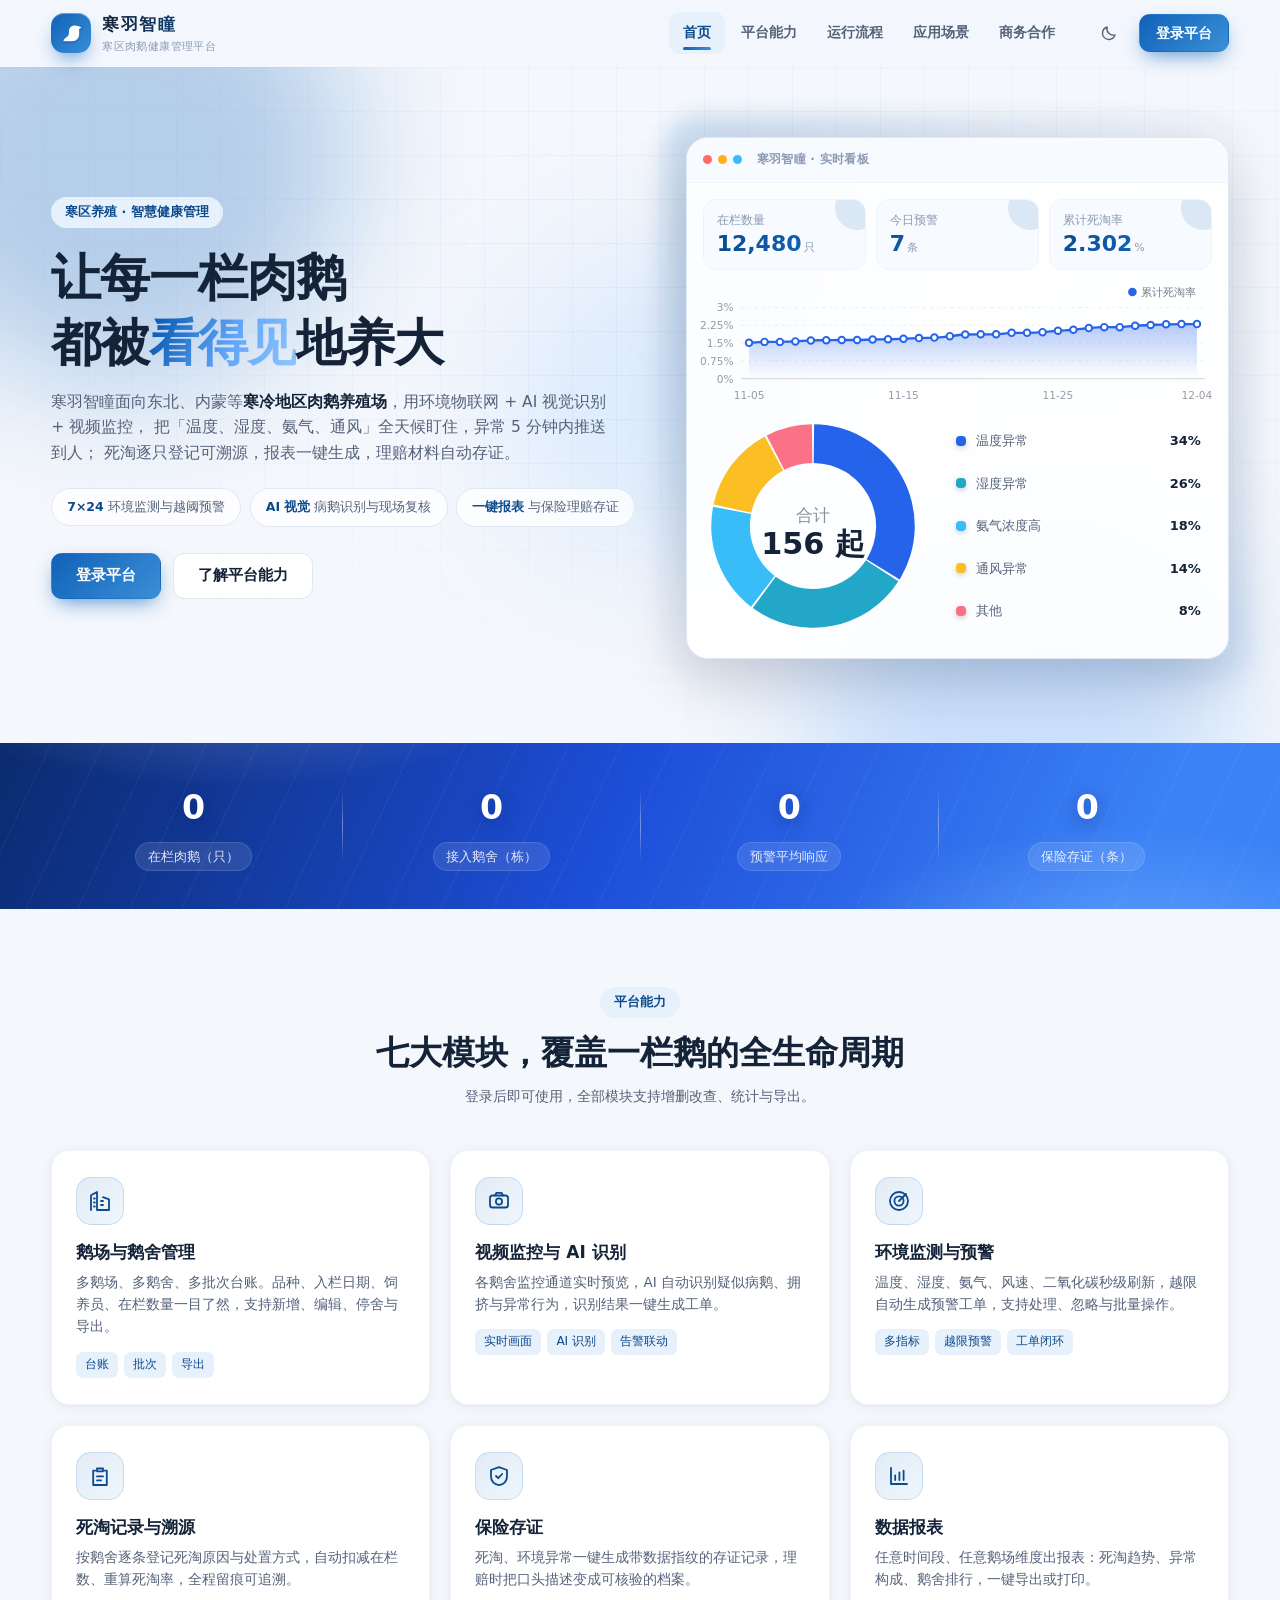
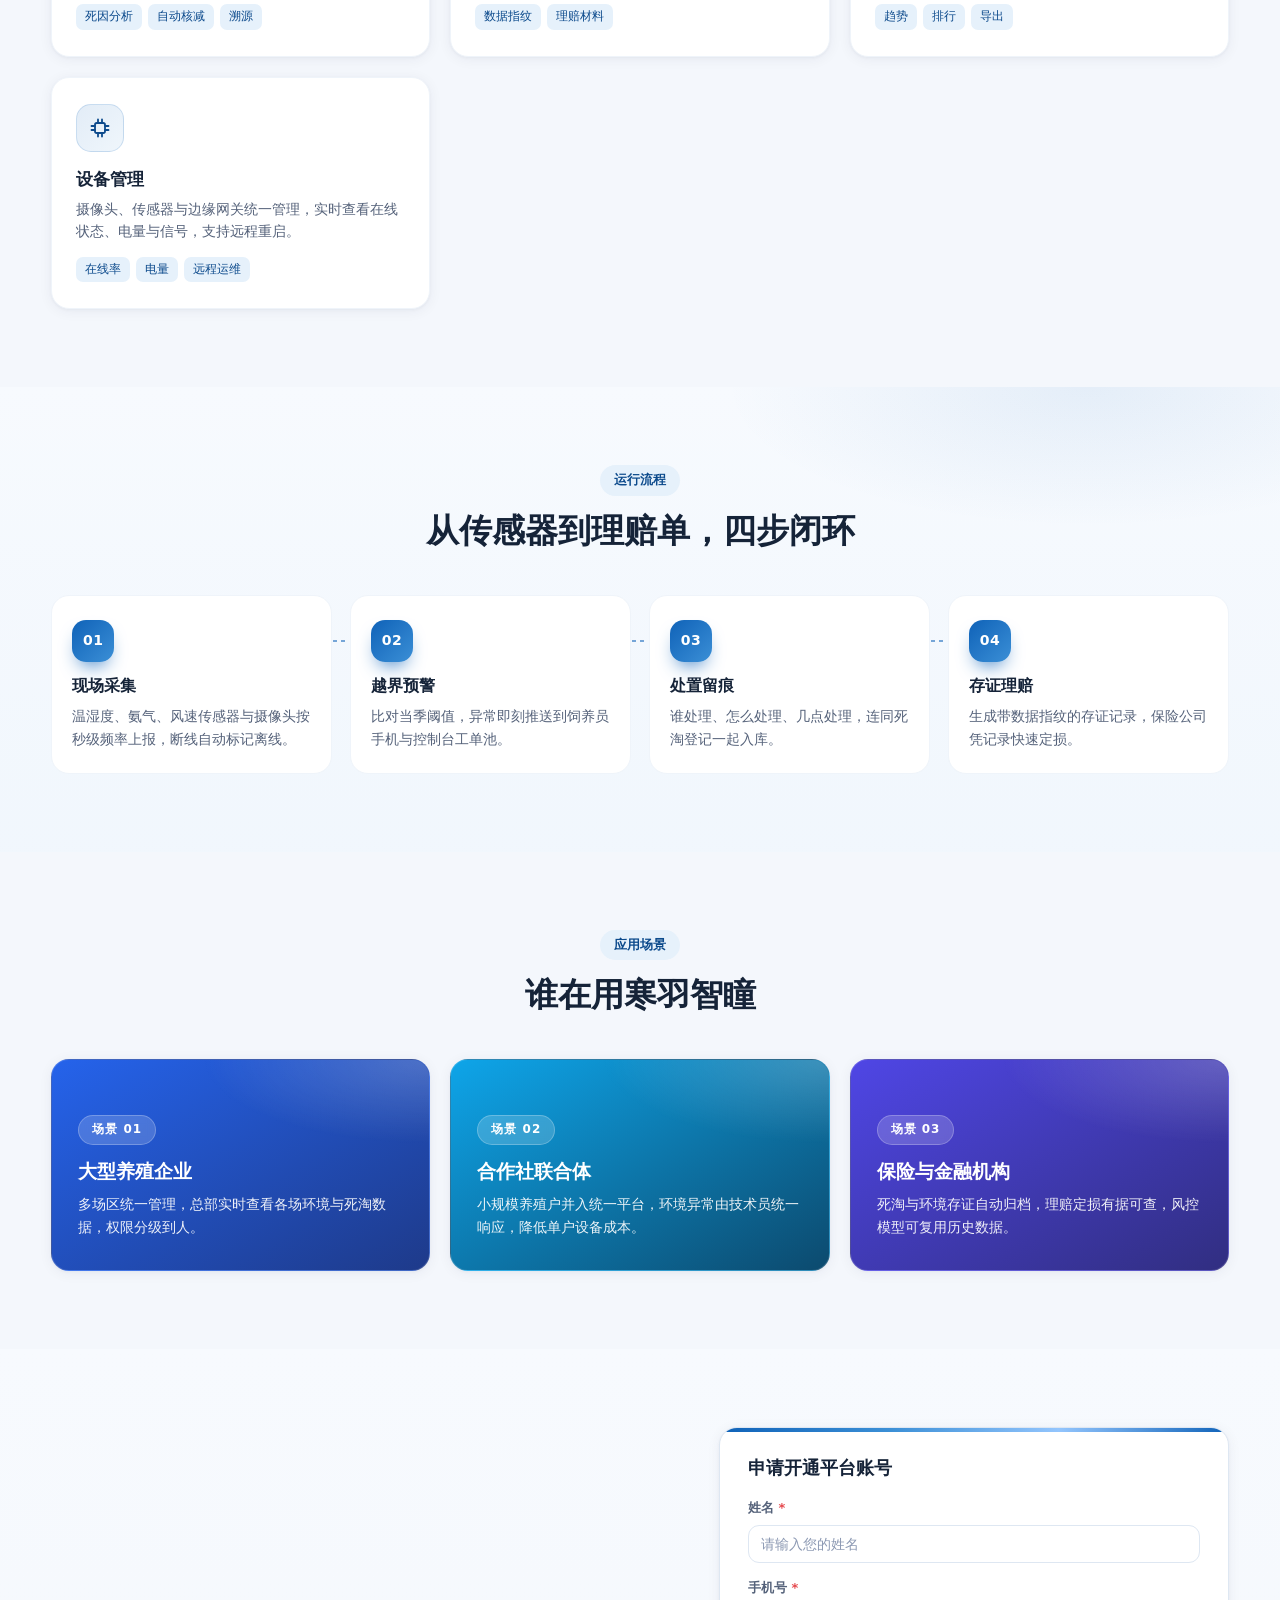
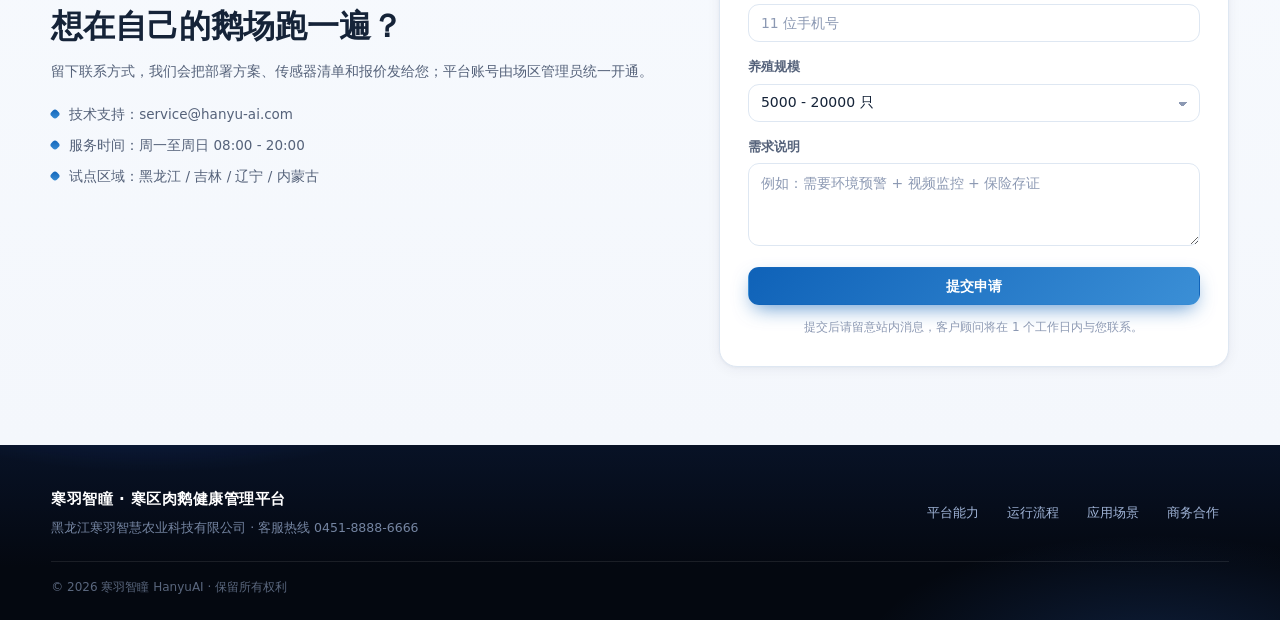
<file: index.html>
<!DOCTYPE html>
<html lang="zh-CN" data-theme="light" data-accent="blue">
<head>
<meta charset="UTF-8">
<meta name="viewport" content="width=device-width,initial-scale=1">
<title>寒羽智瞳 · 寒区肉鹅健康管理平台</title>
<meta name="description" content="寒羽智瞳是面向东北、内蒙寒冷地区肉鹅养殖的健康管理平台：环境物联网监测、死淘预警、溯源记录、数据报表与保险存证一体化。">
<link rel="icon" href="data:image/svg+xml,%3Csvg xmlns='http://www.w3.org/2000/svg' viewBox='0 0 32 32'%3E%3Ccircle cx='16' cy='16' r='16' fill='%232563EB'/%3E%3Cpath d='M21 7c-4 0-7 3-7 6.8V16c0 3.4-1.6 4.9-3.5 6.1C9 23 8 24.3 8 26h10c4.4 0 8-3.6 8-8V11l3-2-3.2-1.6C22.9 7.1 22 7 21 7z' fill='%23fff'/%3E%3C/svg%3E">
<link rel="stylesheet" href="assets/css/theme.css?v=15">
<link rel="stylesheet" href="assets/css/portal.css?v=15">
</head>
<body class="portal">

<a class="skip" href="#home">跳到主要内容</a>

<header class="site-hd" id="siteHd">
  <div class="wrap hd-inner">
    <a class="brand" href="#home" aria-label="寒羽智瞳首页">
      <span class="brand-mark" aria-hidden="true">
        <svg viewBox="0 0 32 32"><path d="M21 6c-4.3 0-7.8 3.3-7.8 7.4v2.2c0 3.5-1.7 5.1-3.7 6.3C7.2 23.2 6 24.9 6 27h12c4.9 0 8.9-4 8.9-8.9v-7.4l3.1-2-3.4-1.7C24.9 6.3 23 6 21 6z"/><circle cx="22.6" cy="11.2" r="1.25" fill="#fff"/></svg>
      </span>
      <span class="brand-txt"><b>寒羽智瞳</b><i>寒区肉鹅健康管理平台</i></span>
    </a>

    <nav class="site-nav" id="siteNav" aria-label="主导航">
      <a href="#home" class="on">首页</a>
      <a href="#ability">平台能力</a>
      <a href="#flow">运行流程</a>
      <a href="#scene">应用场景</a>
      <a href="#contact">商务合作</a>
    </nav>

    <div class="hd-act">
      <button class="btn btn-ghost sm" id="themeBtn" type="button" aria-label="切换深浅色"><span id="themeIco"></span></button>
      <button class="btn btn-primary" id="loginBtn" type="button">登录平台</button>
      <button class="btn btn-ghost sm only-m" id="menuBtn" type="button" aria-label="展开菜单" aria-expanded="false">≡</button>
    </div>
  </div>
</header>

<main>
  <!-- ============ Hero ============ -->
  <section class="hero" id="home">
    <div class="hero-bg" aria-hidden="true"><i></i><i></i><i></i></div>
    <div class="wrap hero-inner">
      <div class="hero-txt">
        <span class="pill">寒区养殖 · 智慧健康管理</span>
        <h1>让每一栏肉鹅<br>都被<em>看得见</em>地养大</h1>
        <p class="lead">
          寒羽智瞳面向东北、内蒙等<b>寒冷地区肉鹅养殖场</b>，用环境物联网 + AI 视觉识别 + 视频监控，
          把「温度、湿度、氨气、通风」全天候盯住，异常 5 分钟内推送到人；
          死淘逐只登记可溯源，报表一键生成，理赔材料自动存证。
        </p>
        <ul class="hero-pts">
          <li><b>7×24</b> 环境监测与越阈预警</li>
          <li><b>AI 视觉</b> 病鹅识别与现场复核</li>
          <li><b>一键报表</b> 与保险理赔存证</li>
        </ul>
        <div class="hero-act">
          <button class="btn btn-primary lg" id="heroLogin" type="button">登录平台</button>
          <a class="btn btn-line lg" href="#ability">了解平台能力</a>
        </div>
      </div>

      <div class="hero-demo" aria-label="平台数据预览">
        <div class="demo-win">
          <div class="demo-bar"><i></i><i></i><i></i><span>寒羽智瞳 · 实时看板</span></div>
          <div class="demo-kpi">
            <div><span>在栏数量</span><b id="pk1">0</b><i>只</i></div>
            <div><span>今日预警</span><b id="pk2">0</b><i>条</i></div>
            <div><span>累计死淘率</span><b id="pk3">0</b><i>%</i></div>
          </div>
          <div class="demo-chart" id="pChart"></div>
          <div class="demo-donut" id="pDonut"></div>
        </div>
      </div>
    </div>
  </section>

  <!-- ============ 数据条 ============ -->
  <section class="stats" aria-label="平台数据">
    <div class="wrap stats-in">
      <div><b class="cnt" data-to="12480">0</b><span>在栏肉鹅（只）</span></div>
      <div><b class="cnt" data-to="15">0</b><span>接入鹅舍（栋）</span></div>
      <div><b class="cnt" data-to="5" data-suffix=" 分钟">0</b><span>预警平均响应</span></div>
      <div><b class="cnt" data-to="128">0</b><span>保险存证（条）</span></div>
    </div>
  </section>

  <!-- ============ 能力 ============ -->
  <section class="sec" id="ability">
    <div class="wrap">
      <header class="sec-hd reveal">
        <span class="pill">平台能力</span>
        <h2>七大模块，覆盖一栏鹅的全生命周期</h2>
        <p>登录后即可使用，全部模块支持增删改查、统计与导出。</p>
      </header>
      <div class="cards" id="abilityCards"></div>
    </div>
  </section>

  <!-- ============ 流程 ============ -->
  <section class="sec alt" id="flow">
    <div class="wrap">
      <header class="sec-hd reveal">
        <span class="pill">运行流程</span>
        <h2>从传感器到理赔单，四步闭环</h2>
      </header>
      <ol class="flow" id="flowList"></ol>
    </div>
  </section>

  <!-- ============ 场景 ============ -->
  <section class="sec" id="scene">
    <div class="wrap">
      <header class="sec-hd reveal">
        <span class="pill">应用场景</span>
        <h2>谁在用寒羽智瞳</h2>
      </header>
      <div class="scenes" id="sceneCards"></div>
    </div>
  </section>

  <!-- ============ 联系 ============ -->
  <section class="sec cta" id="contact">
    <div class="wrap cta-in">
      <div class="cta-txt reveal">
        <h2>想在自己的鹅场跑一遍？</h2>
        <p>留下联系方式，我们会把部署方案、传感器清单和报价发给您；平台账号由场区管理员统一开通。</p>
        <ul>
          <li>技术支持：service@hanyu-ai.com</li>
          <li>服务时间：周一至周日 08:00 - 20:00</li>
          <li>试点区域：黑龙江 / 吉林 / 辽宁 / 内蒙古</li>
        </ul>
      </div>
      <form class="cta-form card reveal" id="cForm" novalidate>
        <h3>申请开通平台账号</h3>
        <div class="field"><label for="cName">姓名 <i>*</i></label><input class="input" id="cName" name="name" autocomplete="name" placeholder="请输入您的姓名"><small class="err"></small></div>
        <div class="field"><label for="cPhone">手机号 <i>*</i></label><input class="input" id="cPhone" name="phone" inputmode="numeric" autocomplete="tel" placeholder="11 位手机号"><small class="err"></small></div>
        <div class="field"><label for="cFarm">养殖规模</label>
          <select class="input" id="cFarm">
            <option>5000 只以下</option><option selected>5000 - 20000 只</option>
            <option>20000 - 50000 只</option><option>50000 只以上</option>
          </select>
        </div>
        <div class="field"><label for="cMsg">需求说明</label><textarea class="input" id="cMsg" rows="3" placeholder="例如：需要环境预警 + 视频监控 + 保险存证"></textarea></div>
        <button class="btn btn-primary block" type="submit">提交申请</button>
        <p class="form-tip">提交后请留意站内消息，客户顾问将在 1 个工作日内与您联系。</p>
      </form>
    </div>
  </section>
</main>

<footer class="site-ft">
  <div class="wrap ft-in">
    <div>
      <b>寒羽智瞳 · 寒区肉鹅健康管理平台</b>
      <p>黑龙江寒羽智慧农业科技有限公司 · 客服热线 0451-8888-6666</p>
    </div>
    <nav aria-label="页脚导航">
      <a href="#ability">平台能力</a><a href="#flow">运行流程</a>
      <a href="#scene">应用场景</a><a href="#contact">商务合作</a>
    </nav>
  </div>
  <div class="wrap ft-cr">© 2026 寒羽智瞳 HanyuAI · 保留所有权利</div>
</footer>

<script src="assets/js/store.js?v=15"></script>
<script src="assets/js/charts.js?v=15"></script>
<script src="assets/js/ui.js?v=15"></script>
<script src="assets/js/portal.js?v=15"></script>
</body>
</html>
</file>
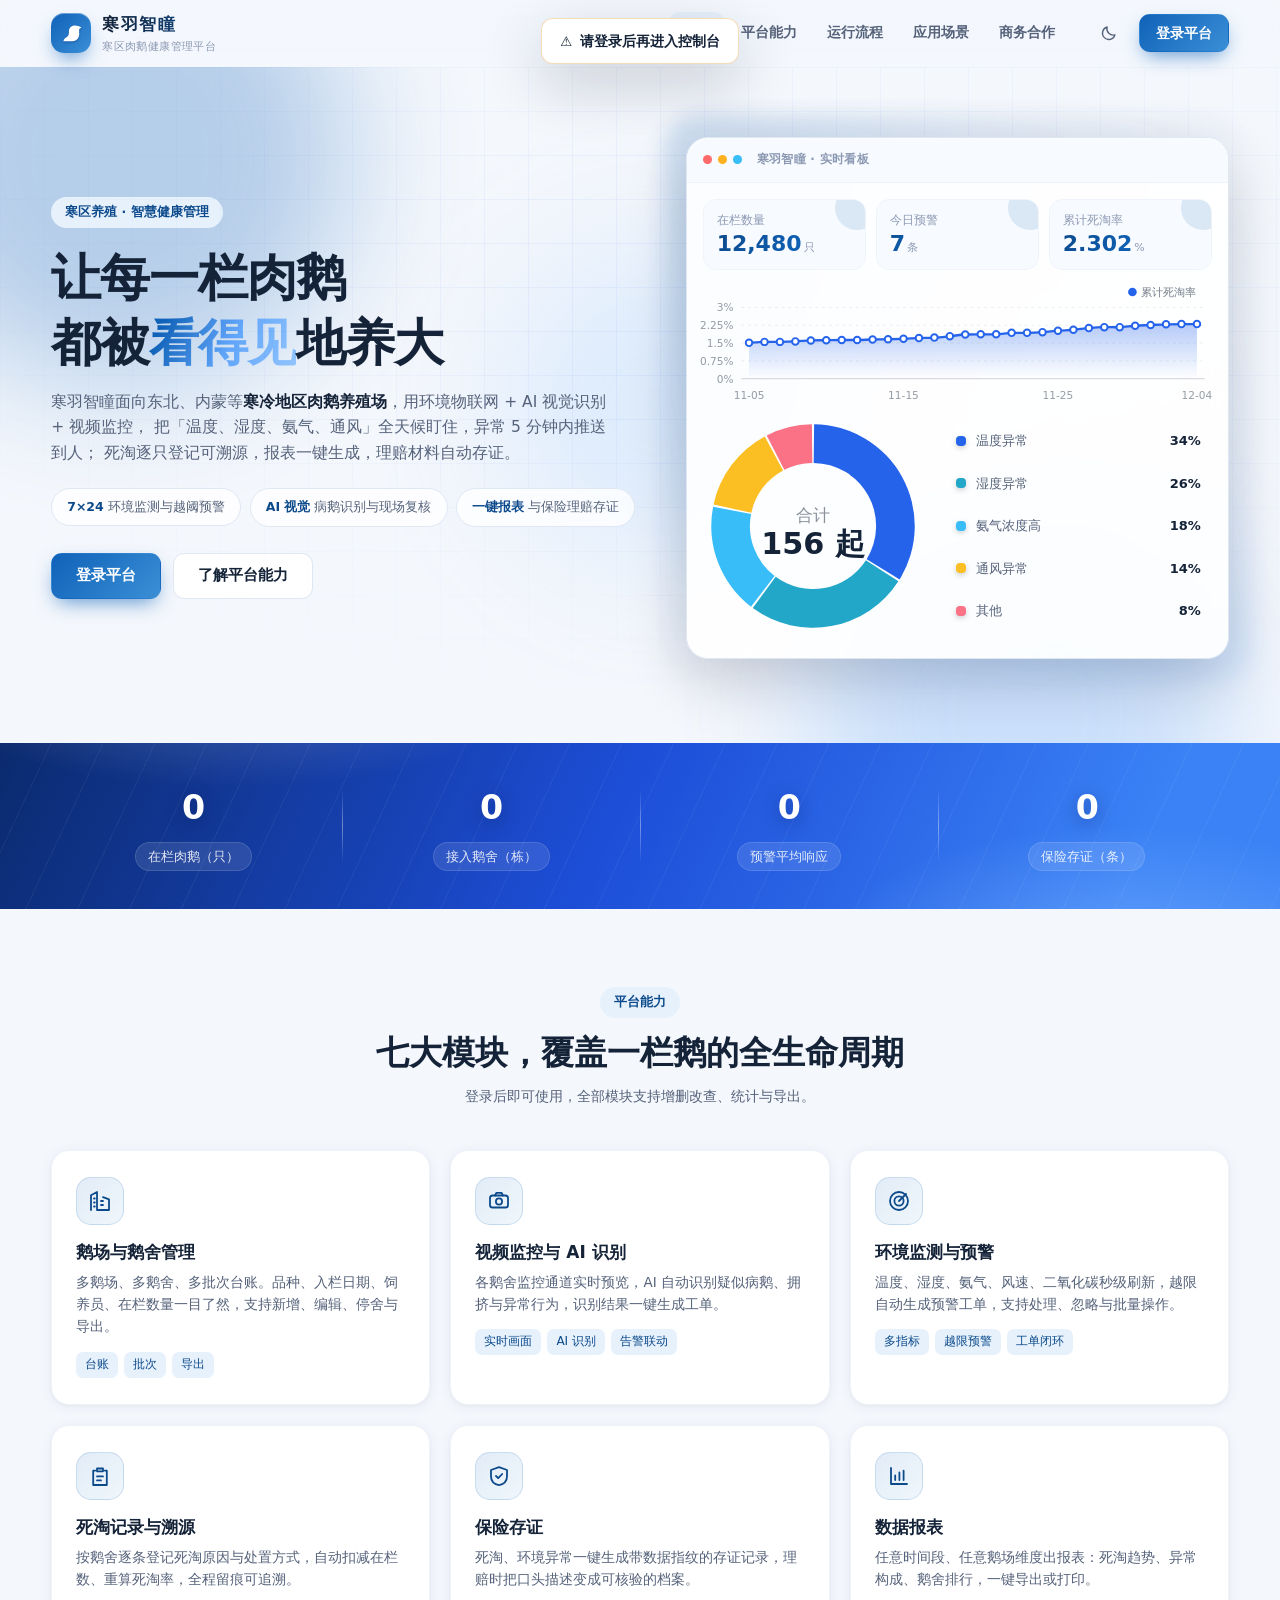
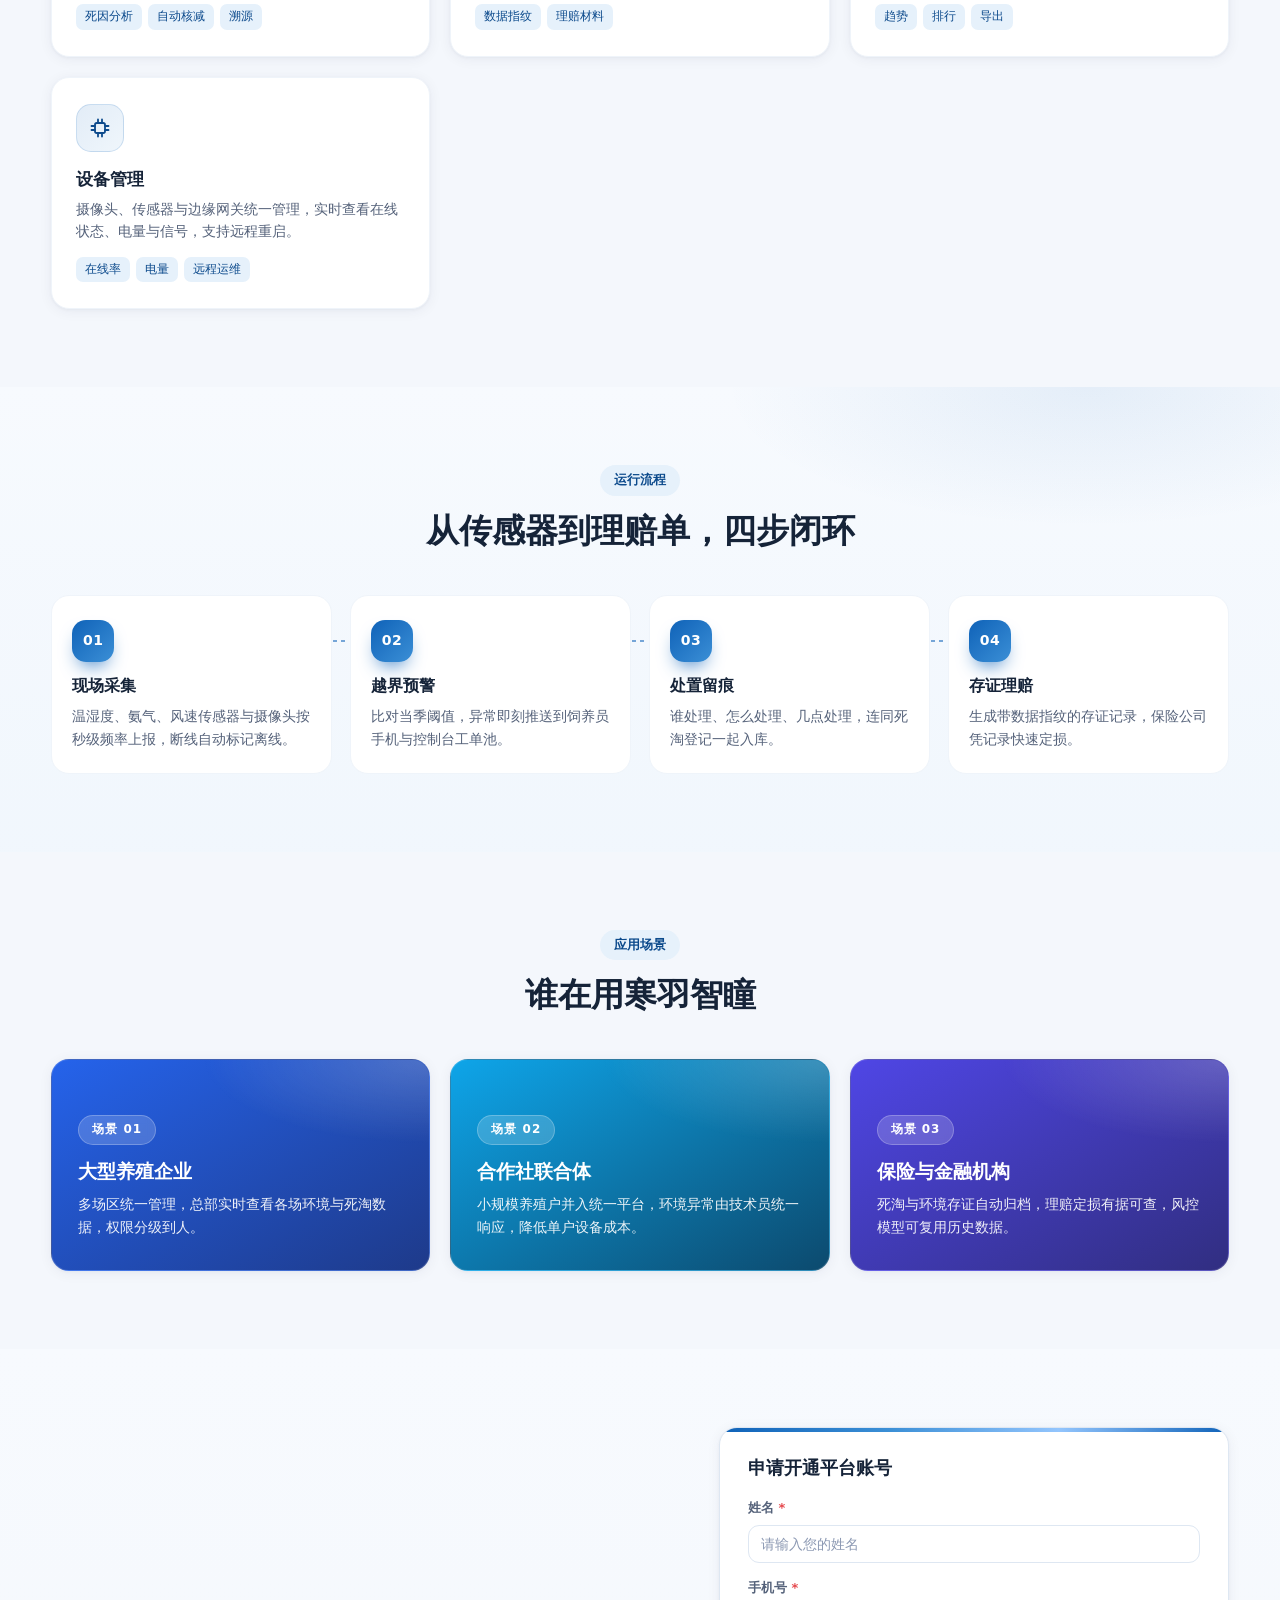
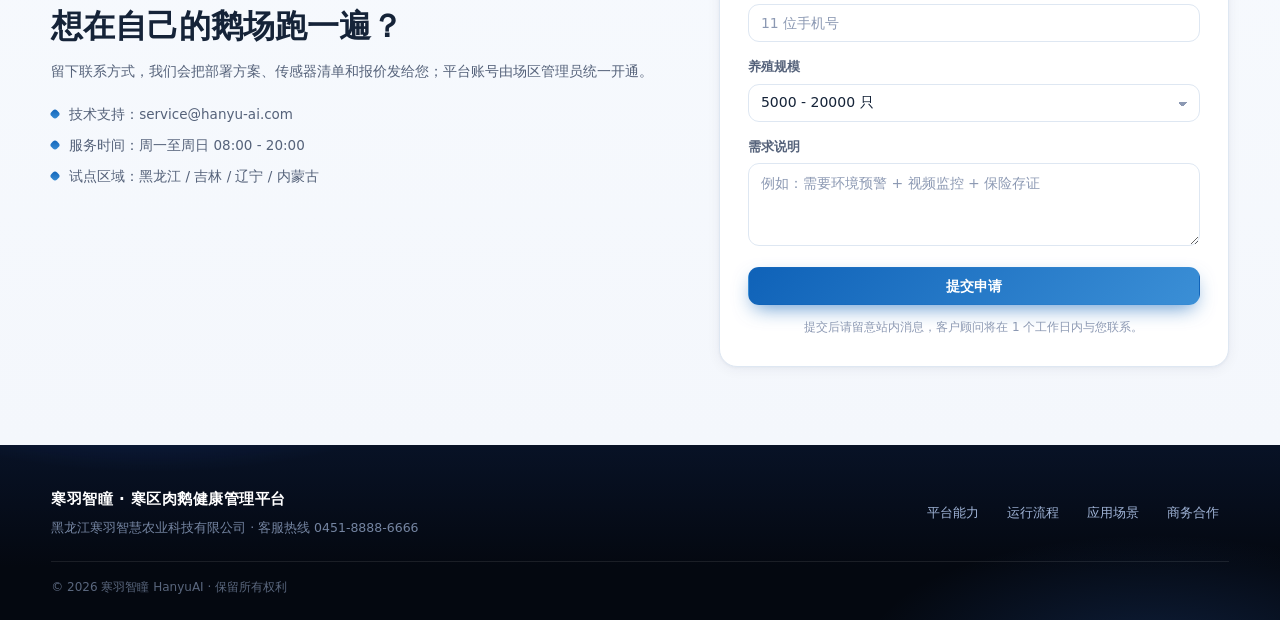
<file: app.html>
<!DOCTYPE html>
<html lang="zh-CN" data-theme="light" data-accent="blue">
<head>
<meta charset="UTF-8">
<meta name="viewport" content="width=device-width,initial-scale=1">
<title>控制台 · 寒羽智瞳</title>
<link rel="icon" href="data:image/svg+xml,%3Csvg xmlns='http://www.w3.org/2000/svg' viewBox='0 0 32 32'%3E%3Ccircle cx='16' cy='16' r='16' fill='%232563EB'/%3E%3Cpath d='M21 7c-4 0-7 3-7 6.8V16c0 3.4-1.6 4.9-3.5 6.1C9 23 8 24.3 8 26h10c4.4 0 8-3.6 8-8V11l3-2-3.2-1.6C22.9 7.1 22 7 21 7z' fill='%23fff'/%3E%3C/svg%3E">
<link rel="stylesheet" href="assets/css/theme.css?v=15">
<link rel="stylesheet" href="assets/css/app.css?v=15">
</head>
<body class="app">
<div class="layout" id="layout">

  <aside class="side" id="side">
    <div class="side-brand">
      <span class="brand-mark" aria-hidden="true">
        <svg viewBox="0 0 32 32"><path d="M21 6c-4.3 0-7.8 3.3-7.8 7.4v2.2c0 3.5-1.7 5.1-3.7 6.3C7.2 23.2 6 24.9 6 27h12c4.9 0 8.9-4 8.9-8.9v-7.4l3.1-2-3.4-1.7C24.9 6.3 23 6 21 6z"/><circle cx="22.6" cy="11.2" r="1.25" fill="#fff"/></svg>
      </span>
      <b id="sideName">寒羽智瞳</b>
    </div>
    <nav class="side-nav" id="sideNav" aria-label="功能导航"></nav>
    <button class="side-collapse" id="btnCollapse" type="button" aria-label="收起侧栏">«</button>
  </aside>

  <div class="main">
    <header class="topbar">
      <button class="icon-btn only-m" id="btnMenu" type="button" aria-label="打开菜单">≡</button>
      <h1 class="top-title"><span>寒羽智瞳</span> · <span>寒区肉鹅健康管理平台</span></h1>

      <div class="top-right">
        <button class="tb-live" id="btnLive" type="button" title="实时监测模拟">
          <span class="ico" id="liveIco"><svg viewBox="0 0 24 24" fill="none" stroke="currentColor" stroke-width="1.8" stroke-linecap="round" stroke-linejoin="round" aria-hidden="true"><path d="M18 15v-4a6 6 0 1 0-12 0v4l-1.6 2.4h15.2z"/><path d="M10 19a2 2 0 0 0 4 0"/></svg></span>
          <span class="live-txt">实时监测中</span>
        </button>

        <div class="pop-host">
          <button class="tb-btn" id="btnMsg" type="button" aria-haspopup="true" aria-expanded="false">
            <span class="ico" id="msgIco"><svg viewBox="0 0 24 24" fill="none" stroke="currentColor" stroke-width="1.8" stroke-linecap="round" stroke-linejoin="round" aria-hidden="true"><path d="M18 15v-4a6 6 0 1 0-12 0v4l-1.6 2.4h15.2z"/><path d="M10 19a2 2 0 0 0 4 0"/></svg></span>
            <span>消息</span><b class="dotnum" id="msgCount" style="display:none">0</b>
          </button>
        </div>

        <div class="pop-host">
          <button class="tb-user" id="btnUser" type="button" aria-haspopup="true" aria-expanded="false">
            <span class="avatar" id="avatar">管</span>
            <span class="tb-user-txt"><b id="uRole">管理员</b><i id="uName">张寒羽</i></span>
            <span class="caret">⌄</span>
          </button>
        </div>

        <button class="tb-btn" id="btnFull" type="button" title="全屏">
          <span class="ico"><svg viewBox="0 0 24 24" fill="none" stroke="currentColor" stroke-width="1.8" stroke-linecap="round" stroke-linejoin="round" aria-hidden="true"><path d="M4 9V4h5M15 4h5v5M20 15v5h-5M9 20H4v-5"/></svg></span>
          <span>全屏</span>
        </button>
      </div>
    </header>

    <main class="view" id="view" tabindex="-1"></main>
  </div>
</div>

<div class="scrim" id="sideMask" hidden></div>

<script src="assets/js/store.js?v=15"></script>
<script src="assets/js/charts.js?v=15"></script>
<script src="assets/js/ui.js?v=15"></script>
<script src="assets/js/app.js?v=15"></script>
</body>
</html>
</file>
<file: assets/css/theme.css>
/* ================= 寒羽智瞳 · Aurora 设计系统 v14 =================
   蓝色主视觉 × 玻璃拟态 × 深色近纯黑蓝（#070B14，无绿调）
   保留全部 DOM 类名与功能，仅重写视觉层 */
*,*::before,*::after{box-sizing:border-box}
:root{
  /* 品牌色 */
  --brand:#2563EB; --brand-2:#60A5FA; --brand-3:#93C5FD;
  --brand-soft:#E8F1FE; --brand-ink:#1D4ED8;
  /* 界面色 */
  --bg:#F4F7FC; --bg-2:#EAF1FA; --card:#FFFFFF; --card-2:#F7FAFE;
  --side-1:#0B2A52; --side-2:#051B38;
  --ink:#152338; --ink-2:#55627A; --ink-3:#8C99B3;
  --line:#DEE7F2; --line-2:#EFF4FA;
  /* 语义色 */
  --ok:#12B76A; --ok-text:#0B9E62; --ok-bg:#E6F8EF;
  --warn:#E8A94C; --warn-text:#C77E14; --warn-bg:#FDF3E2;
  --danger:#E5484D; --danger-text:#C93A3F; --danger-bg:#FDECEC;
  --info:#2E90FA; --info-text:#1E74C8; --info-bg:#EAF3FF;
  /* 几何 */
  --r:18px; --r-sm:12px; --r-xs:9px;
  --sh:0 2px 14px rgba(16,35,70,.06), 0 1px 3px rgba(16,35,70,.04);
  --sh-lg:0 20px 60px rgba(8,20,46,.20);
  --ff:"PingFang SC","HarmonyOS Sans SC","Microsoft YaHei","Hiragino Sans GB",system-ui,-apple-system,"Segoe UI",Roboto,Arial,sans-serif;
}
[data-accent=blue]{
  --brand:#0F62B8; --brand-2:#3B8FD6; --brand-3:#5EB1F5;
  --brand-soft:#E6F1FB; --brand-ink:#0C4A8C;
  --side-1:#0C2F55; --side-2:#061A31;
}
[data-accent=orange]{
  --brand:#B4570C; --brand-2:#D97E2B; --brand-3:#F0A04B;
  --brand-soft:#FDF0E2; --brand-ink:#8A4208;
  --side-1:#4A2A0C; --side-2:#251505;
}
[data-theme=dark]{
  --bg:#070B14; --bg-2:#05080E; --card:#0D1526; --card-2:#131E33;
  --ink:#E3ECF8; --ink-2:#A0B2CC; --ink-3:#7489A8;
  --line:#243650; --line-2:#1E2C42;
  --brand-soft:#17273F;
  --brand-ink:color-mix(in srgb,var(--brand) 60%,#fff);
  --sh:0 2px 16px rgba(0,0,0,.45);
  --ok-bg:#12331F; --ok-text:#55D9A0;
  --warn-bg:#3A2A10; --warn-text:#E8A94C;
  --danger-bg:#3A1917; --danger-text:#F06B6B;
  --info-bg:#122740; --info-text:#6CB7FF;
}
html,body{margin:0;padding:0}
body{font-family:var(--ff);background:var(--bg);color:var(--ink);font-size:14px;line-height:1.65;-webkit-font-smoothing:antialiased;text-rendering:optimizeLegibility}
h1,h2,h3,h4{margin:0;line-height:1.3;font-weight:700}
p{margin:0}
a{color:inherit;text-decoration:none}
ul,ol{margin:0;padding:0;list-style:none}
img,svg{display:block;max-width:100%}
code{font-family:ui-monospace,Menlo,Consolas,monospace;background:var(--brand-soft);color:var(--brand-ink);padding:1px 6px;border-radius:6px;font-size:12.5px}
:focus-visible{outline:2px solid var(--brand-3);outline-offset:2px;border-radius:6px}
.sr-only{position:absolute;width:1px;height:1px;overflow:hidden;clip:rect(0 0 0 0);white-space:nowrap}
.skip{position:absolute;left:-999px;top:8px;z-index:99;background:var(--brand);color:#fff;padding:8px 14px;border-radius:8px}
.skip:focus{left:8px}
::-webkit-scrollbar{width:9px;height:9px}
::-webkit-scrollbar-thumb{background:color-mix(in srgb,var(--ink-3) 34%,transparent);border-radius:9px;border:2px solid transparent;background-clip:content-box}
::-webkit-scrollbar-thumb:hover{background:color-mix(in srgb,var(--ink-3) 55%,transparent);background-clip:content-box}
::-webkit-scrollbar-track{background:transparent}

/* ---------- 按钮 ---------- */
.btn{display:inline-flex;align-items:center;justify-content:center;gap:6px;height:38px;padding:0 16px;border:1px solid transparent;
  border-radius:11px;font:600 14px/1 var(--ff);cursor:pointer;background:var(--card);color:var(--ink);transition:all .18s ease;white-space:nowrap}
.btn:hover{transform:translateY(-1px)}
.btn:active{transform:translateY(0)}
.btn.sm{height:32px;padding:0 12px;font-size:13px}
.btn.lg{height:46px;padding:0 24px;font-size:15px}
.btn.block{width:100%}
.btn-primary{background:linear-gradient(135deg,var(--brand),var(--brand-2));color:#fff;box-shadow:0 8px 20px -6px color-mix(in srgb,var(--brand) 70%,transparent)}
.btn-primary:hover{box-shadow:0 10px 24px -6px color-mix(in srgb,var(--brand) 80%,transparent);filter:brightness(1.05)}
.btn-line{border-color:var(--line);background:var(--card);color:var(--ink)}
.btn-line:hover{border-color:var(--brand-2);color:var(--brand);background:var(--card-2)}
.btn-ghost{background:transparent;color:var(--ink-2)}
.btn-ghost:hover{background:var(--brand-soft);color:var(--brand-ink)}
.btn-soft{background:var(--brand-soft);color:var(--brand-ink)}
.btn-danger{background:linear-gradient(135deg,#E5484D,#D33A3F);color:#fff}
.btn:disabled{opacity:.5;cursor:not-allowed;transform:none}
.icon-btn{display:inline-flex;align-items:center;gap:6px;height:36px;padding:0 10px;border:0;border-radius:10px;background:transparent;
  color:var(--ink-2);cursor:pointer;font:600 13px/1 var(--ff)}
.icon-btn:hover{background:var(--brand-soft);color:var(--brand-ink)}
.ico{width:18px;height:18px;flex:none}
.ico-sm{width:15px;height:15px}

/* ---------- 表单 ---------- */
.input{width:100%;height:38px;padding:0 12px;border:1px solid var(--line);border-radius:11px;background:var(--card);
  color:var(--ink);font:14px/1.5 var(--ff);transition:.16s}
textarea.input{height:auto;padding:9px 12px;resize:vertical}
select.input{appearance:none;background-image:linear-gradient(45deg,transparent 50%,var(--ink-3) 50%),linear-gradient(135deg,var(--ink-3) 50%,transparent 50%);
  background-position:calc(100% - 16px) 17px,calc(100% - 11px) 17px;background-size:5px 5px;background-repeat:no-repeat;padding-right:32px}
.input:focus{border-color:var(--brand-2);box-shadow:0 0 0 3px color-mix(in srgb,var(--brand-2) 16%,transparent);outline:0}
.input::placeholder{color:var(--ink-3)}
.field{margin-bottom:14px}
.field>label{display:block;margin-bottom:6px;font-weight:600;font-size:13px;color:var(--ink-2)}
.field>label i{color:var(--danger);font-style:normal}
.field .err{display:none;color:var(--danger);font-size:12px;margin-top:4px}
.field.bad .input{border-color:var(--danger)}
.field.bad .err{display:block}
.field .hint{display:block;color:var(--ink-3);font-size:12px;margin-top:4px}
.form{display:grid;grid-template-columns:1fr 1fr;gap:0 14px}
.form .field.col-2{grid-column:1/-1}
.switch{display:inline-flex;align-items:center;gap:10px;cursor:pointer;user-select:none}
.switch input{position:absolute;opacity:0;width:0;height:0}
.switch .track,.switch i{width:42px;height:24px;border-radius:99px;background:#CBD6E6;position:relative;transition:.2s;flex:none}
.switch .track::after,.switch i::after{content:"";position:absolute;inset:3px auto 3px 3px;width:18px;border-radius:50%;background:#fff;box-shadow:0 1px 3px rgba(0,0,0,.2);transition:.2s}
.switch input:checked+.track,input:checked+i{background:linear-gradient(135deg,var(--brand),var(--brand-2));box-shadow:0 3px 10px -2px color-mix(in srgb,var(--brand) 55%,transparent)}
.switch input:checked+.track::after,input:checked+i::after{left:21px}
.switch input:focus-visible+.track,input:focus-visible+i{outline:2px solid var(--brand-3);outline-offset:2px}

/* ---------- 卡片 / 徽标 ---------- */
.card{background:var(--card);border-radius:var(--r);box-shadow:var(--sh);border:1px solid var(--line)}
.badge{display:inline-flex;align-items:center;gap:4px;height:24px;padding:0 11px;border-radius:99px;font-size:12px;font-weight:600;white-space:nowrap}
.badge.ok{background:var(--ok-bg);color:var(--ok)}
.badge.warn{background:var(--warn-bg);color:var(--warn)}
.badge.danger{background:var(--danger-bg);color:var(--danger)}
.badge.info{background:var(--info-bg);color:var(--info)}
.badge.gray{background:var(--line-2);color:var(--ink-3)}
.badge.brand{background:var(--brand-soft);color:var(--brand-ink)}
.pill{display:inline-block;padding:5px 14px;border-radius:99px;background:var(--brand-soft);color:var(--brand-ink);font-size:12.5px;font-weight:600}

/* ---------- 表格 ---------- */
.tbl-wrap{width:100%}
.tbl-scroll{overflow-x:auto}
table.tbl{width:100%;border-collapse:separate;border-spacing:0;font-size:13.5px}
table.tbl th{background:var(--card-2);color:var(--ink-2);font-weight:600;text-align:left;padding:12px 14px;white-space:nowrap;
  border-bottom:1px solid var(--line)}
table.tbl th:first-child{border-radius:10px 0 0 0}
table.tbl th:last-child{border-radius:0 10px 0 0}
table.tbl th.sortable{cursor:pointer;user-select:none}
table.tbl th.sortable::after{content:"⇅";margin-left:5px;color:var(--ink-3);font-size:11px}
table.tbl th.asc::after{content:"↑";color:var(--brand)}
table.tbl th.desc::after{content:"↓";color:var(--brand)}
table.tbl td{padding:13px 14px;border-bottom:1px solid var(--line-2);vertical-align:middle}
table.tbl tbody tr{transition:background .12s}
table.tbl tbody tr:hover td{background:color-mix(in srgb,var(--brand-soft) 55%,var(--card-2))}
table.tbl tr.clickable{cursor:pointer}
.t-right{text-align:right}.t-center{text-align:center}
.tbl-empty{padding:48px 0;text-align:center;color:var(--ink-3)}
.tbl-ft{display:flex;align-items:center;justify-content:space-between;gap:12px;padding:14px 4px 0;flex-wrap:wrap}
.pager{display:flex;gap:6px;align-items:center}
.pager button{min-width:32px;height:32px;padding:0 8px;border:1px solid var(--line);background:var(--card);border-radius:9px;cursor:pointer;color:var(--ink-2);font-weight:600;transition:.15s}
.pager button:hover:not(:disabled):not(.on){border-color:var(--brand-2);color:var(--brand)}
.pager button.on{background:linear-gradient(135deg,var(--brand),var(--brand-2));border-color:transparent;color:#fff;box-shadow:0 4px 12px -3px color-mix(in srgb,var(--brand) 60%,transparent)}
.pager button:disabled{opacity:.45;cursor:not-allowed}
.row-act{display:flex;gap:6px}
.link-btn{border:0;background:none;color:var(--brand);cursor:pointer;font:600 13px var(--ff);padding:2px 4px;border-radius:6px}
.link-btn.danger{color:var(--danger)}
.link-btn:hover{background:var(--brand-soft)}

/* ---------- 弹窗 / 抽屉 / Toast ---------- */
.mask{position:fixed;inset:0;background:rgba(7,13,28,.5);backdrop-filter:blur(5px);-webkit-backdrop-filter:blur(5px);z-index:80;display:flex;align-items:center;
  justify-content:center;padding:20px;animation:fade .18s ease}
@keyframes fade{from{opacity:0}to{opacity:1}}
.modal{background:var(--card);border-radius:20px;box-shadow:var(--sh-lg);width:100%;max-width:520px;max-height:88vh;display:flex;
  flex-direction:column;animation:pop .22s cubic-bezier(.2,.9,.3,1.15);border:1px solid var(--line)}
.modal.wide{max-width:760px}
@keyframes pop{from{opacity:0;transform:translateY(16px) scale(.97)}to{opacity:1;transform:none}}
.modal-hd{display:flex;align-items:center;justify-content:space-between;gap:12px;padding:20px 22px 12px}
.modal-hd h3{font-size:17px}
.modal-hd .sub{color:var(--ink-3);font-size:12.5px;margin-top:2px}
.modal-bd{padding:4px 22px 8px;overflow:auto}
.modal-ft{display:flex;justify-content:flex-end;gap:10px;padding:14px 22px 20px;flex-wrap:wrap}
.x-btn{border:0;background:none;font-size:22px;line-height:1;color:var(--ink-3);cursor:pointer;padding:4px 8px;border-radius:8px}
.x-btn:hover{background:var(--line-2);color:var(--ink)}
.drawer-mask{position:fixed;inset:0;background:rgba(7,13,28,.46);z-index:80;display:flex;justify-content:flex-end;animation:fade .18s;backdrop-filter:blur(3px)}
.drawer{background:var(--card);width:min(460px,100%);height:100%;display:flex;flex-direction:column;box-shadow:var(--sh-lg);animation:slide .24s ease}
@keyframes slide{from{transform:translateX(40px);opacity:.6}to{transform:none;opacity:1}}
.toasts{position:fixed;top:18px;left:50%;transform:translateX(-50%);z-index:99;display:flex;flex-direction:column;gap:10px;align-items:center;pointer-events:none}
.toast{pointer-events:auto;display:flex;align-items:center;gap:8px;background:var(--card);border:1px solid var(--line);box-shadow:var(--sh-lg);border-radius:12px;
  padding:11px 18px;font-weight:600;font-size:13.5px;max-width:min(92vw,460px);animation:drop .2s ease}
.toast em{font-style:normal}
.toast.ok{border-color:color-mix(in srgb,var(--ok) 40%,transparent)}.toast.warn{border-color:color-mix(in srgb,var(--warn) 40%,transparent)}.toast.err{border-color:color-mix(in srgb,var(--danger) 40%,transparent)}
@keyframes drop{from{opacity:0;transform:translateY(-12px)}to{opacity:1;transform:none}}

/* ---------- 图表通用 ---------- */
.chart-box{position:relative;width:100%}
.chart-tip{position:absolute;z-index:5;pointer-events:none;background:var(--card);box-shadow:var(--sh-lg);border-radius:12px;
  padding:8px 12px;font-size:12.5px;line-height:1.7;white-space:nowrap;border:1px solid var(--line);opacity:0;transition:opacity .12s}
.chart-tip b{display:block;margin-bottom:2px;color:var(--ink)}
.chart-tip i{display:inline-block;width:8px;height:8px;border-radius:50%;margin-right:6px}
.chart-lg{display:flex;gap:14px;justify-content:flex-end;flex-wrap:wrap;font-size:12.5px;color:var(--ink-2)}
.chart-lg span{display:inline-flex;align-items:center;gap:6px;cursor:default}
.chart-lg em{width:9px;height:9px;border-radius:50%;display:inline-block}
.donut-box{display:flex;align-items:center;gap:18px;flex-wrap:wrap}
.donut-lg{flex:1;min-width:150px;display:flex;flex-direction:column;gap:9px}
.donut-lg li{display:flex;align-items:center;gap:8px;font-size:13px;cursor:default;border-radius:8px;padding:2px 4px}
.donut-lg li:hover{background:var(--card-2)}
.donut-lg em{width:9px;height:9px;border-radius:50%}
.donut-lg span{flex:1;color:var(--ink-2)}
.donut-lg b{color:var(--brand-ink);font-variant-numeric:tabular-nums}
.only-m{display:none}
@media(max-width:820px){.only-m{display:inline-flex}.form{grid-template-columns:1fr}}


/* ================= Aurora 图表配套（控制台 / 门户共用） ================= */
html{color-scheme:light}
html[data-theme=dark]{color-scheme:dark}
.chart{position:relative;color:var(--ink-2)}
.chart svg{display:block}
/* 环形图 */
.donut-wrap{display:flex;align-items:center;flex-wrap:wrap;gap:22px;height:100%;padding:6px 0}
.donut-svg{flex:1 1 150px;min-width:150px;max-width:220px;color:var(--ink);display:grid;place-items:center;margin:0 auto}
.donut-svg svg{max-width:100%;height:auto}
.donut-svg path{transition:transform .2s ease,filter .2s ease}
.donut-legend{flex:1 1 170px;min-width:170px;display:flex;flex-direction:column;gap:5px}
.donut-legend>div{display:flex;align-items:center;gap:10px;padding:7px 10px;border-radius:10px;cursor:default;border:1px solid transparent;transition:background .15s,border-color .15s,transform .15s}
.donut-legend>div:hover,.donut-legend>div.on{background:var(--card-2);border-color:var(--line);transform:translateX(2px)}
.donut-legend i{width:10px;height:10px;border-radius:4px;flex:none;box-shadow:0 2px 6px -1px rgba(0,0,0,.3)}
.donut-legend span{flex:1;color:var(--ink-2);font-size:13px;white-space:nowrap;overflow:hidden;text-overflow:ellipsis}
.donut-legend b{color:var(--ink);font-variant-numeric:tabular-nums;font-size:13px;font-weight:700}
/* 横向条形 */
.hbar{display:flex;flex-direction:column;gap:15px;padding:6px 0}
.hbar-row span{display:flex;justify-content:space-between;align-items:baseline;gap:12px;font-size:13px;color:var(--ink-2);margin-bottom:6px}
.hbar-row b{color:var(--ink);font-variant-numeric:tabular-nums;font-weight:700}
.hbar-bar{height:11px;border-radius:99px;background:var(--line-2);overflow:hidden;box-shadow:inset 0 1px 2px rgba(8,18,40,.10)}
.hbar-bar i{display:block;height:100%;border-radius:99px;transform-origin:left;animation:hbIn .65s cubic-bezier(.2,.8,.3,1) both;box-shadow:0 1px 6px -1px rgba(37,99,235,.5)}
.hbar-row:hover .hbar-bar i{filter:brightness(1.1)}
@keyframes hbIn{from{opacity:0;transform:scaleX(.3)}to{opacity:1;transform:scaleX(1)}}
/* 迷你走势 */
.spark{display:block;width:100%;height:26px}
</file>
<file: assets/css/portal.css>
/* =====================================================================
   寒羽智瞳 · Aurora 门户页 v14（整份重写）
   与 theme.css（Aurora UI v3.1）配套：蓝色主视觉、无绿、全新版式与动效
   ===================================================================== */
html[data-theme=dark]{color-scheme:dark}
.wrap{width:min(1180px,92vw);margin:0 auto}
.portal{overflow-x:hidden}

/* ================= 顶栏 ================= */
.site-hd{position:sticky;top:0;z-index:60;background:color-mix(in srgb,var(--bg) 62%,transparent);backdrop-filter:blur(16px) saturate(160%);-webkit-backdrop-filter:blur(16px) saturate(160%);border-bottom:1px solid transparent;transition:background .25s ease,border-color .25s ease,box-shadow .25s ease}
.site-hd.solid{border-bottom-color:var(--line-2);background:color-mix(in srgb,var(--card) 78%,transparent);box-shadow:0 10px 30px -24px rgba(18,42,110,.35)}
.hd-inner{display:flex;align-items:center;gap:18px;height:66px}
.brand{display:flex;align-items:center;gap:11px;flex:none;position:relative}
.brand-mark{width:40px;height:40px;border-radius:13px;background:linear-gradient(135deg,var(--brand),var(--brand-2));display:grid;place-items:center;box-shadow:0 10px 22px -9px var(--brand),inset 0 1px 0 rgba(255,255,255,.35);flex:none;transition:transform .25s ease,box-shadow .25s ease}
.brand:hover .brand-mark{transform:translateY(-2px) rotate(-3deg);box-shadow:0 14px 26px -9px var(--brand)}
.brand-mark svg{width:24px;height:24px;fill:#fff;filter:drop-shadow(0 1px 1px rgba(10,30,90,.35))}
.brand-txt b{display:block;font-size:17px;font-weight:800;letter-spacing:1.5px;background:linear-gradient(90deg,var(--ink),var(--brand-ink));-webkit-background-clip:text;background-clip:text;color:transparent}
.brand-txt i{display:block;font-size:11px;color:var(--ink-3);font-style:normal;letter-spacing:.4px}
.site-nav{display:flex;gap:2px;margin-left:auto}
.site-nav a{position:relative;padding:9px 14px;border-radius:11px;font-weight:700;color:var(--ink-2);font-size:14px;transition:color .18s ease,background .18s ease}
.site-nav a::after{content:"";position:absolute;left:14px;right:14px;bottom:4px;height:2.5px;border-radius:3px;background:linear-gradient(90deg,var(--brand),var(--brand-2));transform:scaleX(0);transform-origin:left;transition:transform .25s cubic-bezier(.25,.8,.3,1)}
.site-nav a:hover{color:var(--brand-ink);background:color-mix(in srgb,var(--brand-soft) 60%,transparent)}
.site-nav a:hover::after{transform:scaleX(.55)}
.site-nav a.on{color:var(--brand-ink);background:var(--brand-soft)}
.site-nav a.on::after{transform:scaleX(1)}
.hd-act{display:flex;align-items:center;gap:8px}

/* ================= Hero ================= */
.hero{position:relative;padding:70px 0 84px;overflow:hidden}
.hero::before{content:"";position:absolute;inset:0;pointer-events:none;background-image:linear-gradient(rgba(37,99,235,.05) 1px,transparent 1px),linear-gradient(90deg,rgba(37,99,235,.05) 1px,transparent 1px);background-size:44px 44px;mask-image:radial-gradient(75% 65% at 60% 30%,#000 30%,transparent 100%);-webkit-mask-image:radial-gradient(75% 65% at 60% 30%,#000 30%,transparent 100%)}
.hero-bg{position:absolute;inset:0;z-index:-1}
.hero-bg i{position:absolute;border-radius:50%;filter:blur(64px);opacity:.5;animation:heroFloat 12s ease-in-out infinite alternate}
.hero-bg i:nth-child(1){width:460px;height:460px;background:color-mix(in srgb,var(--brand) 55%,transparent);top:-140px;left:-110px}
.hero-bg i:nth-child(2){width:420px;height:420px;background:color-mix(in srgb,#60A5FA 55%,transparent);bottom:-180px;right:4%;animation-delay:-4s}
.hero-bg i:nth-child(3){width:320px;height:320px;background:color-mix(in srgb,#93C5FD 45%,transparent);top:26%;right:36%;animation-delay:-8s}
@keyframes heroFloat{from{transform:translateY(-14px) scale(1)}to{transform:translateY(18px) scale(1.08)}}
.hero-inner{display:grid;grid-template-columns:1.04fr .96fr;gap:46px;align-items:center}
.hero-txt h1{font-size:clamp(30px,4vw,50px);margin:18px 0 14px;letter-spacing:-.02em}
.hero-txt h1 em{font-style:normal;background:linear-gradient(115deg,var(--brand) 10%,#60A5FA 55%,#93C5FD);-webkit-background-clip:text;background-clip:text;color:transparent}
.lead{color:var(--ink-2);font-size:15.5px;max-width:560px}
.lead b{color:var(--ink)}
.hero-pts{display:flex;flex-wrap:wrap;gap:9px;margin:22px 0 26px}
.hero-pts li{background:color-mix(in srgb,var(--card) 78%,transparent);border:1px solid var(--line);border-radius:99px;padding:8px 15px;font-size:12.5px;color:var(--ink-2);box-shadow:var(--sh-xs);backdrop-filter:blur(6px);transition:transform .2s ease,border-color .2s ease,box-shadow .2s ease}
.hero-pts li:hover{transform:translateY(-2px);border-color:color-mix(in srgb,var(--brand) 45%,var(--line));box-shadow:var(--sh-sm)}
.hero-pts b{color:var(--brand-ink);font-weight:800}
.hero-act{display:flex;gap:12px;flex-wrap:wrap}
/* Hero 演示窗 */
.hero-demo{position:relative}
.hero-demo::before{content:"";position:absolute;inset:-22px;border-radius:34px;background:linear-gradient(135deg,color-mix(in srgb,var(--brand) 22%,transparent),transparent 55%,color-mix(in srgb,#60A5FA 16%,transparent));filter:blur(10px);z-index:-1;opacity:.8}
.demo-win{position:relative;background:color-mix(in srgb,var(--card) 92%,transparent);border-radius:22px;box-shadow:var(--sh-lg);overflow:hidden;border:1px solid var(--line);backdrop-filter:blur(8px)}
.demo-win::before{content:"";position:absolute;inset:0;pointer-events:none;border-radius:22px;box-shadow:inset 0 1px 0 rgba(255,255,255,.4)}
[data-theme=dark] .demo-win::before{box-shadow:inset 0 1px 0 rgba(255,255,255,.06)}
.demo-bar{display:flex;align-items:center;gap:6px;padding:12px 16px;background:var(--card-2);border-bottom:1px solid var(--line-2)}
.demo-bar i{width:9px;height:9px;border-radius:50%;background:var(--line)}
.demo-bar i:first-child{background:#FF6B6B}
.demo-bar i:nth-child(2){background:#FFB020}
.demo-bar i:nth-child(3){background:#38BDF8}
.demo-bar span{margin-left:9px;font-size:12px;color:var(--ink-3);font-weight:600;letter-spacing:.3px}
.demo-kpi{display:grid;grid-template-columns:repeat(3,1fr);gap:10px;padding:16px 16px 6px}
.demo-kpi>div{position:relative;background:var(--card-2);border:1px solid var(--line-2);border-radius:13px;padding:11px 13px;overflow:hidden;transition:transform .2s ease,border-color .2s ease}
.demo-kpi>div::after{content:"";position:absolute;right:-14px;top:-14px;width:44px;height:44px;border-radius:50%;background:color-mix(in srgb,var(--brand) 12%,transparent)}
.demo-kpi>div:hover{transform:translateY(-2px);border-color:color-mix(in srgb,var(--brand) 35%,var(--line))}
.demo-kpi span{display:block;font-size:11.5px;color:var(--ink-3)}
.demo-kpi b{font-size:22px;color:var(--brand-ink);font-variant-numeric:tabular-nums;line-height:1.25;display:inline-block;background:linear-gradient(120deg,var(--brand-ink),var(--brand));-webkit-background-clip:text;background-clip:text;color:transparent}
.demo-kpi i{font-style:normal;font-size:11px;color:var(--ink-3);margin-left:2px}
.demo-chart{padding:4px 10px 0}
.demo-donut{padding:0 16px 16px}

/* ================= 数据条 ================= */
.stats{position:relative;background:linear-gradient(115deg,#0B2A6E,#1D4ED8 48%,#3B82F6 88%);color:#fff;padding:34px 0;overflow:hidden}
.stats::before{content:"";position:absolute;inset:0;background:radial-gradient(600px 240px at 18% -60%,rgba(255,255,255,.28),transparent 60%),radial-gradient(520px 220px at 88% 130%,rgba(147,197,253,.4),transparent 60%)}
.stats::after{content:"";position:absolute;inset:0;background:repeating-linear-gradient(115deg,transparent 0 46px,rgba(255,255,255,.05) 46px 47px)}
.stats-in{position:relative;display:grid;grid-template-columns:repeat(4,1fr);gap:14px;text-align:center}
.stats-in>div{position:relative;padding:4px 8px}
.stats-in>div+div::before{content:"";position:absolute;left:-7px;top:12%;bottom:12%;width:1px;background:linear-gradient(180deg,transparent,rgba(255,255,255,.4),transparent)}
.stats-in b{display:block;font-size:clamp(26px,2.6vw,34px);font-variant-numeric:tabular-nums;letter-spacing:-1px;text-shadow:0 4px 18px rgba(5,18,70,.35)}
.stats-in span{opacity:.88;font-size:13px;display:inline-block;background:rgba(255,255,255,.12);border:1px solid rgba(255,255,255,.14);border-radius:99px;padding:3px 12px;margin-top:6px;backdrop-filter:blur(4px)}

/* ================= 通用 Section ================= */
.sec{padding:78px 0}
.sec.alt{position:relative;background:linear-gradient(180deg,var(--card-2),color-mix(in srgb,var(--brand-soft) 36%,var(--card-2)))}
.sec.alt::before{content:"";position:absolute;inset:0;pointer-events:none;background-image:radial-gradient(520px 200px at 85% 0%,color-mix(in srgb,var(--brand) 8%,transparent),transparent 70%)}
.sec-hd{position:relative;text-align:center;max-width:680px;margin:0 auto 42px}
.sec-hd h2{font-size:clamp(23px,2.6vw,33px);margin:14px 0 10px}
.sec-hd p{color:var(--ink-2)}
.cards{display:grid;grid-template-columns:repeat(3,1fr);gap:20px}
.f-card{position:relative;background:var(--card);border-radius:var(--r);padding:26px 24px;box-shadow:var(--sh);border:1px solid var(--line-2);overflow:hidden;transition:transform .24s cubic-bezier(.2,.8,.3,1),box-shadow .24s ease,border-color .24s ease}
.f-card::before{content:"";position:absolute;left:0;top:0;right:0;height:3px;background:linear-gradient(90deg,var(--brand),var(--brand-2),transparent);opacity:0;transition:opacity .24s ease}
.f-card:hover{transform:translateY(-6px);box-shadow:0 24px 50px -26px rgba(37,99,235,.35);border-color:color-mix(in srgb,var(--brand) 30%,var(--line))}
.f-card:hover::before{opacity:1}
.f-ico{width:48px;height:48px;border-radius:15px;background:linear-gradient(135deg,color-mix(in srgb,var(--brand) 12%,var(--card)),color-mix(in srgb,var(--brand-2) 8%,var(--card)));color:var(--brand-ink);display:grid;place-items:center;margin-bottom:16px;border:1px solid color-mix(in srgb,var(--brand) 16%,transparent);transition:transform .25s ease,background .25s ease,color .25s ease,box-shadow .25s ease}
.f-ico svg{width:24px;height:24px}
.f-card:hover .f-ico{transform:translateY(-3px) scale(1.06);background:linear-gradient(135deg,var(--brand),var(--brand-2));color:#fff;box-shadow:0 12px 24px -10px var(--brand)}
.f-card h3{font-size:17px;margin-bottom:8px}
.f-card p{color:var(--ink-2);font-size:13.5px}
.f-card ul{margin-top:14px;display:flex;flex-wrap:wrap;gap:6px}
.f-card li{font-size:12px;color:var(--brand-ink);background:var(--brand-soft);border-radius:7px;padding:3px 9px;transition:transform .18s ease}
.f-card:hover li{transform:translateY(-1px)}

/* ================= 流程 ================= */
.flow{display:grid;grid-template-columns:repeat(4,1fr);gap:18px;counter-reset:step}
.flow li{position:relative;background:var(--card);border:1px solid var(--line-2);border-radius:var(--r);padding:24px 20px 22px;box-shadow:var(--sh-xs);transition:transform .24s ease,box-shadow .24s ease,border-color .24s ease}
.flow li:hover{transform:translateY(-5px);box-shadow:var(--sh);border-color:color-mix(in srgb,var(--brand) 30%,var(--line))}
.flow-no{display:inline-grid;place-items:center;width:42px;height:42px;border-radius:14px;background:linear-gradient(135deg,var(--brand),var(--brand-2));color:#fff;font-size:14px;font-weight:800;box-shadow:0 10px 20px -9px var(--brand);letter-spacing:.5px;transition:transform .25s ease}
.flow li:hover .flow-no{transform:rotate(-6deg) scale(1.08)}
.flow h3{font-size:16px;margin:14px 0 8px}
.flow p{color:var(--ink-2);font-size:13.5px;line-height:1.7}
.flow li:not(:last-child)::after{content:"";position:absolute;left:calc(100% + 2px);top:44px;width:14px;height:2px;background:repeating-linear-gradient(90deg,color-mix(in srgb,var(--brand) 55%,transparent) 0 4px,transparent 4px 8px)}

/* ================= 场景 ================= */
.scenes{display:grid;grid-template-columns:repeat(3,1fr);gap:20px}
.s-card{position:relative;border-radius:var(--r);padding:30px 26px;color:#fff;box-shadow:var(--sh);min-height:212px;display:flex;flex-direction:column;justify-content:flex-end;overflow:hidden;border:1px solid rgba(255,255,255,.14);transition:transform .26s cubic-bezier(.2,.8,.3,1),box-shadow .26s ease}
.s-card::before{content:attr(data-idx);position:absolute;right:-8px;top:-34px;font-size:120px;font-weight:800;line-height:1;color:rgba(255,255,255,.14);letter-spacing:-4px;transition:transform .3s ease}
.s-card::after{content:"";position:absolute;inset:0;background:radial-gradient(120% 80% at 100% 0%,rgba(255,255,255,.2),transparent 50%)}
.s-card:nth-child(1){background:linear-gradient(150deg,#2563EB,#1E3A8A)}
.s-card:nth-child(2){background:linear-gradient(150deg,#0EA5E9,#0C4A6E)}
.s-card:nth-child(3){background:linear-gradient(150deg,#4F46E5,#312E81)}
.s-card:hover{transform:translateY(-6px);box-shadow:0 26px 54px -26px rgba(15,40,130,.5)}
.s-card:hover::before{transform:translate(-8px,-6px)}
.s-card h3{position:relative;font-size:19px;margin-bottom:9px}
.s-card p{position:relative;font-size:13.5px;opacity:.92;line-height:1.75}
.s-card b{position:relative;font-size:12px;background:rgba(255,255,255,.18);border:1px solid rgba(255,255,255,.24);border-radius:99px;padding:4px 13px;align-self:flex-start;margin-bottom:14px;backdrop-filter:blur(4px);letter-spacing:1px}

/* ================= CTA ================= */
.cta{position:relative;background:linear-gradient(180deg,var(--card-2),var(--bg))}
.cta-in{display:grid;grid-template-columns:1fr .82fr;gap:46px;align-items:center}
.cta-txt h2{font-size:clamp(23px,2.6vw,32px);margin-bottom:12px}
.cta-txt p{color:var(--ink-2);margin-bottom:20px}
.cta-txt ul{display:flex;flex-direction:column;gap:9px;color:var(--ink-2);font-size:13.5px}
.cta-txt li{position:relative;padding-left:18px}
.cta-txt li::before{content:"";position:absolute;left:0;top:7px;width:8px;height:8px;border-radius:3px;background:linear-gradient(135deg,var(--brand),var(--brand-2));transform:rotate(45deg)}
.cta-form{padding:28px;position:relative;overflow:hidden}
.cta-form::before{content:"";position:absolute;inset:0 0 auto;height:4px;background:linear-gradient(90deg,var(--brand),var(--brand-2),#93C5FD,var(--brand))}
.cta-form h3{margin-bottom:18px;font-size:18px}
.form-tip{color:var(--ink-3);font-size:12px;margin-top:12px;text-align:center;line-height:1.7}

/* ================= 页脚 ================= */
.site-ft{position:relative;background:linear-gradient(180deg,#081226,#040810 70%);color:#9FB3D6;padding:42px 0 22px;overflow:hidden}
.site-ft::before{content:"";position:absolute;inset:0;background:radial-gradient(560px 220px at 12% -60%,rgba(37,99,235,.35),transparent 60%),radial-gradient(480px 200px at 90% 120%,rgba(59,130,246,.18),transparent 60%)}
.ft-in,.ft-cr{position:relative}
.ft-in{display:flex;justify-content:space-between;gap:24px;flex-wrap:wrap;padding-bottom:22px;border-bottom:1px solid rgba(255,255,255,.09)}
.ft-in b{color:#fff;font-size:15px;letter-spacing:.5px}
.ft-in p{font-size:12.5px;opacity:.72;margin-top:7px}
.site-ft nav{display:flex;gap:8px;flex-wrap:wrap;font-size:13px;align-items:center}
.site-ft nav a{padding:7px 10px;border-radius:9px;transition:.18s}
.site-ft nav a:hover{color:#fff;background:rgba(255,255,255,.07)}
.ft-cr{padding-top:16px;font-size:12px;opacity:.55}

/* ================= 登录弹窗（lg） ================= */
.lg{padding:6px 2px 2px;text-align:center}
.lg-logo{width:66px;height:66px;margin:4px auto 14px;border-radius:21px;background:linear-gradient(135deg,var(--brand),var(--brand-2));color:#fff;font-size:30px;font-weight:800;display:grid;place-items:center;box-shadow:0 16px 34px -12px var(--brand),inset 0 1px 0 rgba(255,255,255,.35);animation:lgPop .5s cubic-bezier(.2,.9,.3,1.2) both}
@keyframes lgPop{from{transform:scale(.7) translateY(8px);opacity:0}to{transform:none;opacity:1}}
.lg-title{font-size:22px;font-weight:800;letter-spacing:1px}
.lg-sub{font-size:12.5px;color:var(--ink-3);margin:6px 0 18px}
.lg-body{text-align:left}
.lg-lb{display:block;font-size:12.5px;font-weight:700;color:var(--ink-2);margin:12px 0 6px}
.lg-ipt{height:44px}
.lg-pwd{position:relative}
.lg-pwd .input{height:44px;padding-right:42px}
.lg-eye{position:absolute;right:4px;top:4px;width:36px;height:36px;border:0;border-radius:9px;background:transparent;cursor:pointer;font-size:15px;transition:.15s}
.lg-eye:hover{background:var(--line-2)}
.lg-row{display:flex;align-items:center;justify-content:space-between;margin:16px 0 4px;font-size:12.5px}
.lg-row .switch span{font-size:12.5px;color:var(--ink-2)}
.lg-link{color:var(--brand-ink);font-weight:700;cursor:pointer;transition:.15s}
.lg-link:hover{text-decoration:underline}
.lg-err{display:none;margin-top:10px;padding:9px 12px;background:var(--danger-bg);color:var(--danger-text,var(--danger));border-radius:9px;font-size:12.5px;animation:pop .18s ease}
.lg-err.show{display:block}
.lg-btn{height:46px;margin-top:16px;font-size:15px;letter-spacing:6px}
.lg-foot{text-align:center;font-size:12px;color:var(--ink-3);margin:16px 0 2px}

/* ================= 入场动效 ================= */
.reveal{opacity:0;transform:translateY(20px);transition:opacity .65s cubic-bezier(.2,.7,.3,1),transform .65s cubic-bezier(.2,.7,.3,1)}
.reveal.in{opacity:1;transform:none}
@media(prefers-reduced-motion:reduce){.reveal{opacity:1;transform:none;transition:none}}
@media(max-width:1000px){
  .hero-inner,.cta-in{grid-template-columns:1fr}
  .cards,.scenes{grid-template-columns:repeat(2,1fr)}
  .flow{grid-template-columns:repeat(2,1fr);gap:16px 14px}
  .flow li:not(:last-child)::after{display:none}
  .stats-in{grid-template-columns:repeat(2,1fr);gap:20px 0}
}
@media(max-width:820px){
  .site-nav{position:fixed;inset:64px 12px auto 12px;z-index:70;flex-direction:column;align-items:stretch;background:var(--card);border:1px solid var(--line-2);border-radius:16px;padding:8px;box-shadow:var(--sh-lg);display:none;animation:pop .18s ease}
  .site-nav.open{display:flex}
  .site-nav a{padding:11px 14px}
  .site-nav a::after{display:none}
  .site-nav a.on{background:var(--brand-soft)}
  .hd-inner{height:58px}
  .sec{padding:54px 0}
  .cards,.scenes{grid-template-columns:1fr}
  .hero{padding:50px 0 60px}
  .hero-demo{margin-top:6px}
}
@media(prefers-reduced-motion:reduce){*,*::before,*::after{animation:none!important;transition:none!important}}

/* ================= 登录弹窗（无标题 → 关闭按钮悬浮右上角） ================= */
.portal .mask .modal.sm{max-width:430px;position:relative}
.portal .mask .modal.sm .modal-hd{position:absolute;top:10px;right:10px;padding:0;z-index:2;gap:0}
.portal .mask .modal.sm .modal-hd h3{display:none}
.portal .mask .modal.sm .modal-hd .icon-btn{width:34px;height:34px;justify-content:center;padding:0;border-radius:10px}
.portal .mask .modal.sm .modal-bd{padding:24px 26px 12px}
.portal .mask .modal.sm .lg-logo{margin-top:0}

@media(max-width:460px){
  .portal .mask .modal.sm .modal-bd{padding:22px 18px 12px}
}
</file>
<file: assets/css/app.css>
/* =====================================================================
   寒羽智瞳 · Aurora 控制台 v14（整份重写）
   与 theme.css（Aurora UI v3.1）配套：蓝色主视觉 · 无绿残留 ·
   深色近纯黑蓝 #070B14 · 真实 hover/过渡/滑块动效
   保留全部 DOM 类名与功能，仅重写视觉层
   ===================================================================== */

/* 湿度（青蓝）徽标 token —— 与“状态绿/成功绿”语义区分 */
:root{--hum-bg:#E1F5FA;--hum-ink:#0E7E96}
html[data-theme=dark]{--hum-bg:#0E2A35;--hum-ink:#3FD6EF}

/* ================= 应用外壳 ================= */
.app{height:100vh;overflow:hidden}
.layout{display:flex;height:100vh}

/* ---------- 侧栏：深蓝渐变 + 当前项浮光 ---------- */
.side{position:relative;width:92px;flex:none;z-index:45;
  display:flex;flex-direction:column;align-items:center;gap:10px;
  padding:16px 0 14px;
  background:linear-gradient(180deg,var(--side-1) 0%,var(--side-2) 48%,color-mix(in srgb,var(--side-1) 88%,#000) 100%);
  border-right:1px solid rgba(255,255,255,.06);
  overflow:hidden;transition:width .26s cubic-bezier(.2,.8,.3,1)}
.side::before{content:"";position:absolute;inset:0;pointer-events:none;
  background:radial-gradient(150px 110px at 50% -6%,rgba(96,165,250,.18),transparent 70%)}
.side::after{content:"";position:absolute;inset:auto 0 0;height:1px;pointer-events:none;
  background:linear-gradient(90deg,transparent,rgba(147,197,253,.35),transparent);opacity:.6}
.side-brand{position:relative;display:flex;flex-direction:column;align-items:center;gap:6px;margin-bottom:8px;width:100%}
.side-brand .brand-mark{width:36px;height:36px;border-radius:12px;flex:none;
  background:linear-gradient(135deg,var(--brand-2),var(--brand) 70%);
  box-shadow:0 8px 20px -6px rgba(2,10,30,.8),inset 0 1px 0 rgba(255,255,255,.3);
  display:grid;place-items:center;transition:transform .25s ease,box-shadow .25s ease}
.side-brand .brand-mark svg{width:21px;height:21px;fill:#fff;filter:drop-shadow(0 1px 1px rgba(4,14,40,.5))}
.side-brand:hover .brand-mark{transform:translateY(-1px) rotate(-3deg)}
.side-brand b{position:relative;font-size:10.5px;color:#E4EEFB;letter-spacing:1.6px;font-weight:700;white-space:nowrap}
.side-nav{position:relative;flex:1;width:100%;overflow-x:hidden;overflow-y:auto;
  display:flex;flex-direction:column;gap:5px;padding:4px 9px;scrollbar-width:none}
.side-nav::-webkit-scrollbar{display:none}
.side-nav a{position:relative;flex:none;display:flex;flex-direction:column;align-items:center;justify-content:center;gap:5px;
  min-height:52px;padding:6px 2px;border-radius:14px;
  color:color-mix(in srgb,#C9DAEF 84%,#fff);font-size:10.5px;line-height:1;font-weight:600;
  transition:all .2s ease}
.side-nav a .ico{width:18px;height:18px;flex:none}
.side-nav a:hover{background:rgba(255,255,255,.07);color:#fff;transform:translateY(-1px)}
.side-nav a.on{
  background:linear-gradient(165deg,color-mix(in srgb,var(--brand-3) 26%,rgba(15,98,184,.42)),color-mix(in srgb,var(--brand) 72%,var(--side-2)));
  color:#fff;box-shadow:0 10px 22px -10px rgba(2,8,26,.9),inset 0 0 0 1px rgba(147,197,253,.4)}
.side-nav a.on::before{content:"";position:absolute;left:2px;top:50%;transform:translateY(-50%);
  width:3.5px;height:22px;border-radius:4px;
  background:linear-gradient(180deg,var(--brand-3),var(--brand-2));
  box-shadow:0 0 12px color-mix(in srgb,var(--brand-2) 85%,transparent)}
.side-nav a.on .ico{filter:drop-shadow(0 0 6px rgba(147,197,253,.8))}
.side-nav a b.dot{position:absolute;top:4px;right:10px;min-width:15px;height:15px;padding:0 4px;border-radius:99px;
  background:linear-gradient(135deg,#F04438,#D92D20);color:#fff;font-size:9px;line-height:15px;text-align:center;
  box-shadow:0 2px 8px rgba(240,68,56,.55);font-weight:800}
.side-collapse{position:relative;flex:none;width:36px;height:36px;border:0;border-radius:12px;
  background:rgba(255,255,255,.06);color:#B9CCE8;cursor:pointer;font:700 15px/1 var(--ff);
  transition:all .2s ease}
.side-collapse:hover{background:rgba(255,255,255,.14);color:#fff;transform:translateY(-1px)}
.side-collapse:active{transform:scale(.94)}

/* 窄栏（nav-mini） */
body.nav-mini .side{width:64px}
body.nav-mini .side-nav{padding:4px 6px}
body.nav-mini .side-nav a{min-height:47px;border-radius:12px}
body.nav-mini .side-nav a>span:not(.ico),body.nav-mini .side-brand b{display:none}
body.nav-mini .side-nav a .ico{width:20px;height:20px}

/* ---------- 顶栏：毛玻璃 + 实时呼吸点 ---------- */
.main{flex:1;display:flex;flex-direction:column;min-width:0;height:100vh}
.topbar{position:relative;height:64px;flex:none;display:flex;align-items:center;gap:14px;padding:0 22px;
  background:color-mix(in srgb,var(--card) 72%,transparent);
  backdrop-filter:blur(18px) saturate(160%);-webkit-backdrop-filter:blur(18px) saturate(160%);
  border-bottom:1px solid var(--line);z-index:20}
.topbar::after{content:"";position:absolute;left:0;right:0;bottom:-1px;height:1px;pointer-events:none;
  background:linear-gradient(90deg,transparent,color-mix(in srgb,var(--brand-2) 45%,transparent) 50%,transparent)}
.top-title{font-size:16px;font-weight:800;white-space:nowrap;overflow:hidden;text-overflow:ellipsis;letter-spacing:.2px}
.top-title span{color:var(--ink-2);font-weight:600}
.top-right{margin-left:auto;display:flex;align-items:center;gap:6px}
.tb-live{position:relative;display:inline-flex;align-items:center;gap:8px;height:34px;padding:0 15px 0 13px;border:0;border-radius:99px;
  background:var(--ok-bg);color:var(--ok-text,var(--ok));font:700 12px/1 var(--ff);cursor:pointer;
  box-shadow:inset 0 0 0 1px color-mix(in srgb,var(--ok) 28%,transparent);transition:all .18s ease}
.tb-live::before{content:"";width:8px;height:8px;border-radius:50%;background:var(--ok);
  animation:liveDot 1.9s ease-out infinite}
.tb-live .ico{display:none}
.tb-live:hover{transform:translateY(-1px);filter:brightness(1.02) saturate(1.1)}
.tb-live:active{transform:translateY(0)}
.tb-live.off{background:var(--line-2);color:var(--ink-3);box-shadow:inset 0 0 0 1px var(--line)}
.tb-live.off::before{background:var(--ink-3);animation:none}
@keyframes liveDot{0%{box-shadow:0 0 0 0 color-mix(in srgb,var(--ok) 45%,transparent)}
  70%{box-shadow:0 0 0 8px transparent}100%{box-shadow:0 0 0 0 transparent}}
.tb-btn{display:inline-flex;align-items:center;gap:7px;height:38px;padding:0 12px;border:0;border-radius:11px;
  background:transparent;color:var(--ink-2);cursor:pointer;font:600 13px/1 var(--ff);transition:all .15s ease}
.tb-btn:hover{background:var(--brand-soft);color:var(--brand-ink)}
.tb-btn svg{width:18px;height:18px}
.tb-btn:active{transform:scale(.96)}
.dotnum{min-width:18px;height:18px;padding:0 5px;border-radius:99px;background:linear-gradient(135deg,#F04438,#D92D20);
  color:#fff;font-size:11px;display:grid;place-items:center;font-weight:800;box-shadow:0 2px 8px rgba(240,68,56,.5)}
.tb-user{display:flex;align-items:center;gap:9px;height:44px;padding:0 10px;border:0;border-radius:13px;
  background:transparent;cursor:pointer;color:var(--ink);transition:all .15s ease}
.tb-user:hover{background:var(--brand-soft)}
.tb-user:active{transform:scale(.98)}
.avatar{width:34px;height:34px;border-radius:50%;flex:none;
  background:linear-gradient(135deg,var(--brand),var(--brand-2));color:#fff;font:800 14px/1 var(--ff);
  display:grid;place-items:center;
  box-shadow:0 4px 12px -2px color-mix(in srgb,var(--brand) 55%,transparent),inset 0 1px 0 rgba(255,255,255,.28)}
.tb-user-txt{display:flex;flex-direction:column;line-height:1.3;text-align:left;min-width:0}
.tb-user-txt i{font-style:normal;font-size:11px;color:var(--ink-3);white-space:nowrap;overflow:hidden;text-overflow:ellipsis}
.tb-user-txt b{font-size:13px}
.caret{color:var(--ink-3);font-size:11px;transition:transform .2s ease,color .2s ease}
.tb-user:hover .caret{color:var(--brand-ink)}
.only-m{display:none}

/* ---------- 视图：品牌淡彩底 + 入场 ---------- */
.view{flex:1;overflow-y:auto;padding:24px;scroll-behavior:smooth;
  background:
    radial-gradient(1100px 420px at 85% -8%,color-mix(in srgb,var(--brand-soft) 55%,transparent),transparent 60%),
    radial-gradient(900px 380px at -5% 6%,color-mix(in srgb,var(--brand-soft) 32%,transparent),transparent 55%),
    var(--bg)}
.view>*{animation:pageIn .3s ease both}
@keyframes pageIn{from{opacity:0;transform:translateY(9px)}to{opacity:1;transform:none}}
.page-hd{display:flex;align-items:flex-end;justify-content:space-between;gap:14px;margin-bottom:18px;flex-wrap:wrap}
.page-hd h2{font-size:23px;font-weight:800;letter-spacing:.2px;display:flex;align-items:center}
.page-hd h2::before{content:"";width:5px;height:22px;margin-right:11px;border-radius:3px;flex:none;
  background:linear-gradient(180deg,var(--brand-3),var(--brand));box-shadow:0 2px 8px -2px var(--brand)}
.page-hd p{font-size:13px;color:var(--ink-3);margin-top:5px}
.page-act{display:flex;gap:9px;flex-wrap:wrap}
/* ================= 工作台：KPI 卡片 ================= */
.kpi-row{display:grid;grid-template-columns:repeat(auto-fit,minmax(232px,1fr));gap:16px;margin-bottom:16px}
.kpi{position:relative;overflow:hidden;display:flex;align-items:center;gap:15px;width:100%;padding:19px 20px;border:1px solid var(--line);border-radius:var(--r);
  background:var(--card);box-shadow:var(--sh);cursor:pointer;text-align:left;font-family:var(--ff);color:var(--ink);
  transition:transform .22s cubic-bezier(.2,.8,.3,1),box-shadow .22s ease,border-color .22s ease}
.kpi::before{content:"";position:absolute;right:-46px;top:-46px;width:150px;height:150px;border-radius:50%;pointer-events:none;
  background:radial-gradient(circle,color-mix(in srgb,var(--brand-soft) 95%,transparent),transparent 66%);transition:transform .3s ease}
.kpi::after{content:"";position:absolute;inset:0 0 auto;height:2px;border-radius:2px;pointer-events:none;
  background:linear-gradient(90deg,transparent,color-mix(in srgb,var(--brand-2) 70%,transparent),transparent);opacity:0;transition:opacity .22s}
.kpi:hover{transform:translateY(-3px);border-color:color-mix(in srgb,var(--brand-2) 55%,var(--line));
  box-shadow:0 16px 34px -10px color-mix(in srgb,var(--brand) 24%,transparent),var(--sh)}
.kpi:hover::before{transform:scale(1.12)}.kpi:hover::after{opacity:1}
.kpi:active{transform:translateY(-1px) scale(.995)}
.kpi-ico{position:relative;width:52px;height:52px;border-radius:16px;flex:none;display:grid;place-items:center;
  background:linear-gradient(135deg,var(--brand-soft),color-mix(in srgb,var(--brand-3) 22%,#fff));
  color:var(--brand-ink);border:1px solid color-mix(in srgb,var(--brand-2) 30%,transparent);
  box-shadow:inset 0 1px 0 rgba(255,255,255,.7);transition:all .22s ease}
.kpi-ico svg{width:26px;height:26px}
.kpi:hover .kpi-ico{background:linear-gradient(135deg,var(--brand),var(--brand-2));color:#fff;transform:scale(1.06) rotate(-3deg);
  box-shadow:0 10px 20px -6px color-mix(in srgb,var(--brand) 55%,transparent),inset 0 1px 0 rgba(255,255,255,.3)}
.kpi-b{min-width:0}.kpi-b>span{display:block}
.kpi-b>span:first-child{font-size:12.5px;color:var(--ink-3);font-weight:600}
.kpi-v{font-size:27px;font-weight:800;color:var(--brand-ink);font-variant-numeric:tabular-nums;line-height:1.25;letter-spacing:.2px}
.kpi-v small{font-size:12px;font-weight:600;color:var(--ink-2);margin-left:3px}
.kpi-s{font-size:11.5px;color:var(--ink-3);margin-top:2px}
.kpi.warn .kpi-ico{background:var(--warn-bg);color:var(--warn-text,var(--warn));border-color:color-mix(in srgb,var(--warn) 24%,transparent)}
.kpi.warn:hover .kpi-ico{background:linear-gradient(135deg,var(--warn),color-mix(in srgb,var(--warn) 60%,#fff));color:#fff;box-shadow:0 10px 20px -6px color-mix(in srgb,var(--warn) 55%,transparent)}
.kpi.info .kpi-ico{background:var(--info-bg);color:var(--info-text,var(--info));border-color:color-mix(in srgb,var(--info) 24%,transparent)}
.kpi.info:hover .kpi-ico{background:linear-gradient(135deg,var(--info),color-mix(in srgb,var(--info) 60%,#fff));color:#fff;box-shadow:0 10px 20px -6px color-mix(in srgb,var(--info) 55%,transparent)}

/* ---------- 数字统计条 ---------- */
.stat-strip{display:grid;grid-template-columns:repeat(auto-fit,minmax(168px,1fr));gap:14px;margin-bottom:16px}
.stat{position:relative;overflow:hidden;padding:15px 18px;border:1px solid var(--line);border-radius:15px;background:var(--card);box-shadow:var(--sh);
  transition:transform .2s ease,border-color .2s,box-shadow .2s}
.stat::before{content:"";position:absolute;left:0;top:0;bottom:0;width:3px;border-radius:3px;
  background:linear-gradient(180deg,var(--brand-3),var(--brand));opacity:.85;transition:opacity .2s}
.stat:hover{transform:translateY(-2px);border-color:color-mix(in srgb,var(--brand-2) 45%,var(--line));box-shadow:0 12px 26px -10px color-mix(in srgb,var(--brand) 20%,transparent)}
.stat span{font-size:12px;color:var(--ink-3);font-weight:600}
.stat b{display:block;font-size:22px;font-weight:800;color:var(--ink);font-variant-numeric:tabular-nums;margin-top:2px;letter-spacing:.2px}

/* ---------- 栅格布局 / 卡片头 ---------- */
.grid{display:grid;gap:16px;margin-bottom:16px}
.g-2-1{grid-template-columns:1.55fr 1fr}
.g-2{grid-template-columns:1fr 1fr}
@media(max-width:1100px){.g-2-1,.g-2{grid-template-columns:1fr}}
.card-hd{display:flex;align-items:center;gap:12px;padding:18px 20px 6px;flex-wrap:wrap}
.card-hd h3{font-size:16px;font-weight:700;letter-spacing:.2px}
.card-hd h3::first-letter{color:var(--brand-ink)}
.card-hd .tools{margin-left:auto;display:flex;gap:8px;align-items:center;flex-wrap:wrap}
.card-bd{padding:8px 20px 20px}
.mini-note{font-size:11.5px;color:var(--ink-3)}
.card>.tbl-wrap{padding:6px 8px 10px}
.card>.pager{padding:0 18px 16px}

/* ---------- 工具条 / 裸表单控件 ---------- */
.toolbar{display:flex;align-items:flex-end;gap:12px;flex-wrap:wrap;margin-bottom:16px}
.toolbar .field{margin:0;min-width:140px}
.toolbar .grow{flex:1;min-width:200px}
.toolbar-r{margin-left:auto;display:flex;gap:9px;flex-wrap:wrap;align-items:center}
.field{margin-bottom:14px}
.field>label{display:block;margin-bottom:6px;font-weight:600;font-size:13px;color:var(--ink-2)}
.field>label b{color:var(--danger);font-weight:700}
.field>label.switch{display:inline-flex;align-items:center;gap:10px;margin-bottom:0;color:var(--ink);font-weight:600;cursor:pointer;user-select:none}
.field>label.switch span{font-size:13px}
.field>input:not(.input),.field>select,.field>textarea,fieldset#pf input{width:100%;height:38px;padding:0 12px;border:1px solid var(--line);border-radius:11px;background:var(--card);
  color:var(--ink);font:14px/1.5 var(--ff);transition:border-color .16s ease,box-shadow .16s ease,background .16s}
.field>input:not(.input)::placeholder,.field>textarea::placeholder{color:var(--ink-3)}
.field>input:not(.input):focus,.field>select:focus,.field>textarea:focus{border-color:var(--brand-2);box-shadow:0 0 0 3px color-mix(in srgb,var(--brand-2) 16%,transparent);outline:0}
.field>textarea{height:auto;padding:9px 12px;resize:vertical;line-height:1.6}
.field>select{appearance:none;-webkit-appearance:none;cursor:pointer;padding-right:32px;
  background-image:linear-gradient(45deg,transparent 50%,var(--ink-3) 50%),linear-gradient(135deg,var(--ink-3) 50%,transparent 50%);
  background-position:calc(100% - 16px) 17px,calc(100% - 11px) 17px;background-size:5px 5px;background-repeat:no-repeat}
.field>select:disabled,.field>input:disabled{opacity:.6;cursor:not-allowed;background:var(--line-2)}
input[type=date]:not(.input){min-height:38px}
.field .err,.field .field-err{display:none;color:var(--danger);font-size:12px;margin-top:5px}
.field.bad .err,.field.bad .field-err{display:block;animation:errIn .18s ease}
@keyframes errIn{from{opacity:0;transform:translateY(-2px)}to{opacity:1;transform:none}}
.field.bad>input:not(.input),.field.bad>select,.field.bad>textarea,.field.bad .input{border-color:var(--danger) !important;
  box-shadow:0 0 0 3px color-mix(in srgb,var(--danger) 13%,transparent) !important}
.field-hint{font-size:12px;color:var(--ink-3);margin-top:5px;line-height:1.6}
.grid-f{display:grid;grid-template-columns:1fr 1fr;column-gap:16px;row-gap:2px}
.grid-f .field.col2{grid-column:1/-1}
@media(max-width:860px){.grid-f{grid-template-columns:1fr}}

/* ---------- 分段控件 / Tabs / Chips ---------- */
.seg{display:inline-flex;padding:3px;gap:2px;background:var(--line-2);border:1px solid var(--line);border-radius:11px;box-shadow:inset 0 1px 2px rgba(10,24,50,.05)}
.seg button{height:28px;padding:0 13px;border:0;border-radius:8px;background:transparent;cursor:pointer;font:600 12.5px/1 var(--ff);color:var(--ink-2);transition:all .16s ease;white-space:nowrap}
.seg button:hover{color:var(--brand)}
.seg button.on{background:var(--card);color:var(--brand-ink);box-shadow:0 2px 8px -2px color-mix(in srgb,var(--brand) 25%,transparent),0 0 0 1px color-mix(in srgb,var(--brand) 14%,transparent)}
.seg.blue button.on{background:linear-gradient(135deg,var(--brand),var(--brand-2));color:#fff;box-shadow:0 4px 10px -3px color-mix(in srgb,var(--brand) 60%,transparent)}
.tabs{display:flex;gap:6px;border-bottom:1px solid var(--line);margin-bottom:16px;overflow-x:auto;scrollbar-width:none}
.tabs::-webkit-scrollbar{display:none}
.tabs button{position:relative;height:44px;padding:0 17px;border:0;background:none;cursor:pointer;font:600 14px/1 var(--ff);color:var(--ink-2);white-space:nowrap;transition:color .16s ease}
.tabs button::after{content:"";position:absolute;left:12px;right:12px;bottom:-1px;height:2.5px;border-radius:3px;background:linear-gradient(90deg,var(--brand),var(--brand-2));
  transform:scaleX(0);transform-origin:center;transition:transform .22s cubic-bezier(.25,.8,.3,1)}
.tabs button:hover{color:var(--brand)}
.tabs button.on{color:var(--brand-ink);font-weight:700}
.tabs button.on::after{transform:scaleX(1)}
.chips{display:flex;gap:8px;flex-wrap:wrap;margin-bottom:12px}
.chip{display:inline-flex;align-items:center;padding:6px 15px;border:1px solid var(--line);border-radius:99px;background:var(--card);font:600 13px/1 var(--ff);color:var(--ink-2);cursor:pointer;transition:all .16s ease}
.chip:hover{border-color:var(--brand-2);color:var(--brand-ink);transform:translateY(-1px)}
.chip.on{background:linear-gradient(135deg,var(--brand),var(--brand-2));border-color:transparent;color:#fff;box-shadow:0 4px 12px -3px color-mix(in srgb,var(--brand) 60%,transparent)}
/* ---------- 定义行 / 指纹 / 空态 / 提示条 ---------- */
.dl{display:flex;gap:14px;padding:9px 2px;border-bottom:1px dashed var(--line);line-height:1.6}
.dl:last-child{border-bottom:0}
.dl b{width:88px;flex:none;color:var(--ink-3);font-weight:600;font-size:13px}
.dl span{flex:1;color:var(--ink);font-size:13.5px;word-break:break-all}
.hash{display:inline-block;padding:2px 9px;border-radius:7px;background:var(--brand-soft);color:var(--brand-ink);
  font-family:ui-monospace,Menlo,Consolas,monospace;font-size:12px;letter-spacing:.3px;box-shadow:inset 0 0 0 1px color-mix(in srgb,var(--brand-2) 22%,transparent)}
.empty{display:flex;flex-direction:column;align-items:center;justify-content:center;gap:8px;padding:44px 16px;color:var(--ink-3);font-size:13px;text-align:center}
.empty span{font-size:30px;line-height:1;filter:grayscale(.2)}
.tip-box{margin-top:8px;padding:11px 14px;border-radius:12px;background:color-mix(in srgb,var(--brand-soft) 82%,var(--card));
  border:1px solid color-mix(in srgb,var(--brand-2) 26%,transparent);color:color-mix(in srgb,var(--brand-ink) 92%,#000);
  font-size:12.5px;line-height:1.75}

/* ---------- 环境卡片（监测预警） ---------- */
.env-grid{display:grid;grid-template-columns:repeat(auto-fill,minmax(218px,1fr));gap:12px}
.env-card{position:relative;overflow:hidden;padding:14px;border:1px solid var(--line);border-radius:15px;background:var(--card);box-shadow:var(--sh);cursor:pointer;
  transition:transform .2s ease,border-color .2s,box-shadow .2s}
.env-card::after{content:"";position:absolute;right:-26px;top:-26px;width:74px;height:74px;border-radius:50%;pointer-events:none;
  background:radial-gradient(circle,color-mix(in srgb,var(--brand-soft) 90%,transparent),transparent 66%)}
.env-card:hover{transform:translateY(-3px);border-color:color-mix(in srgb,var(--brand-2) 50%,var(--line));box-shadow:0 14px 30px -12px color-mix(in srgb,var(--brand) 24%,transparent)}
.env-card.bad{border-color:color-mix(in srgb,var(--danger) 42%,transparent);background:color-mix(in srgb,var(--danger-bg) 42%,var(--card))}
.env-card.bad::after{background:radial-gradient(circle,color-mix(in srgb,var(--danger) 14%,transparent),transparent 66%)}
.env-hd{display:flex;align-items:center;justify-content:space-between;margin-bottom:10px}
.env-hd b{font-size:14px;letter-spacing:.3px}
.env-metrics{display:grid;grid-template-columns:1fr 1fr;gap:6px}
.env-m{padding:7px 9px;border-radius:10px;background:var(--card-2);border:1px solid var(--line-2);transition:border-color .15s}
.env-card:hover .env-m{border-color:color-mix(in srgb,var(--brand-2) 26%,var(--line))}
.env-m span{display:block;font-size:11px;color:var(--ink-3);margin-bottom:1px}
.env-m b{font-size:16px;font-variant-numeric:tabular-nums;font-weight:800}
.env-m.bad b{color:var(--danger)}
.env-spark{margin-top:10px;padding-top:8px;border-top:1px dashed var(--line);font-size:11px;color:var(--ink-3);display:flex;justify-content:space-between;gap:8px}
.bar-cell{font-size:11px;color:var(--ink-3)}

/* ---------- 视频监控 ---------- */
.mv-tool{display:flex;gap:10px;flex-wrap:wrap;align-items:center;margin-bottom:16px}
.mv-grid{display:grid;grid-template-columns:repeat(auto-fill,minmax(322px,1fr));gap:16px}
.mv-card{border:1px solid var(--line);border-radius:16px;background:var(--card);box-shadow:var(--sh);overflow:hidden;cursor:pointer;
  transition:transform .22s cubic-bezier(.2,.8,.3,1),box-shadow .22s,border-color .22s}
.mv-card:hover{transform:translateY(-4px);border-color:color-mix(in srgb,var(--brand-2) 55%,var(--line));box-shadow:0 18px 38px -14px color-mix(in srgb,var(--brand) 30%,transparent)}
.mv-video{position:relative;height:192px;overflow:hidden;background:linear-gradient(160deg,#060B16,#0E2140 58%,#123057)}
.mv-video::after{content:"";position:absolute;inset:0;box-shadow:inset 0 0 0 1px rgba(255,255,255,.06);pointer-events:none}
.mv-video::before{content:"";position:absolute;left:8px;right:8px;top:8px;height:1px;pointer-events:none;
  background:linear-gradient(90deg,transparent,rgba(96,165,250,.5),transparent)}
.mv-img{width:100%;height:100%;object-fit:cover}
.mv-bg{position:absolute;inset:0;background:
  radial-gradient(120% 92% at 50% 118%,rgba(56,189,248,.22),transparent 62%),
  radial-gradient(60% 40% at 14% 8%,rgba(37,99,235,.16),transparent 60%),
  linear-gradient(160deg,#060B16 0%,#0E2140 55%,#16406F 100%)}
.mv-grid2{position:absolute;inset:0;opacity:.9;background-image:
  repeating-linear-gradient(0deg,rgba(125,200,255,.07) 0 1px,transparent 1px 38px),
  repeating-linear-gradient(90deg,rgba(125,200,255,.07) 0 1px,transparent 1px 38px);
  mask-image:radial-gradient(120% 100% at 50% 50%,#000 55%,transparent 100%);-webkit-mask-image:radial-gradient(120% 100% at 50% 50%,#000 55%,transparent 100%)}
.mv-scan{position:absolute;left:0;right:0;height:58px;pointer-events:none;
  background:linear-gradient(180deg,transparent,rgba(56,189,248,.34),rgba(96,165,250,.05),transparent);animation:mvscan 3.6s linear infinite}
@keyframes mvscan{from{top:-70px}to{top:100%}}
.mv-lens{position:absolute;left:50%;top:50%;width:56px;height:56px;margin:-28px 0 0 -28px;pointer-events:none;
  border-radius:50%;border:2px solid rgba(147,197,253,.55);background:rgba(96,165,250,.10);box-shadow:0 0 24px rgba(37,99,235,.5),inset 0 0 12px rgba(56,189,248,.25)}
.mv-lens::after{content:"";position:absolute;inset:16px;border-radius:50%;background:rgba(147,197,253,.55);box-shadow:0 0 10px rgba(96,165,250,.9)}
.mv-tag{position:absolute;top:10px;left:10px;z-index:2;padding:3px 10px;border-radius:8px;background:rgba(5,12,26,.72);color:#CFE4FF;font-size:11.5px;font-weight:700;letter-spacing:.5px;
  backdrop-filter:blur(4px);border:1px solid rgba(147,197,253,.18)}
.mv-rec{position:absolute;top:10px;right:10px;z-index:2;display:flex;align-items:center;gap:5px;padding:3px 11px;border-radius:99px;background:rgba(4,10,22,.6);color:#fff;font-size:11px;font-weight:700;letter-spacing:.4px;backdrop-filter:blur(4px)}
.mv-rec .d{width:7px;height:7px;border-radius:50%;background:#FF4D4F;animation:mvblink 1.3s infinite;box-shadow:0 0 8px rgba(255,77,79,.8)}
.mv-rec.off .d{background:#5A6B82;animation:none;box-shadow:none}
.mv-rec.off{color:#9FB0C9}
@keyframes mvblink{50%{opacity:.3}}
.mv-detect{position:absolute;z-index:2;border:2px solid #FF4D4F;border-radius:6px;box-shadow:0 0 0 2px rgba(255,77,79,.2),0 0 18px rgba(255,77,79,.35);animation:mvPulse 1.8s ease-in-out infinite}
@keyframes mvPulse{50%{box-shadow:0 0 0 4px rgba(255,77,79,.08),0 0 22px rgba(255,77,79,.45)}}
.mv-detect-t{position:absolute;left:-2px;top:-24px;padding:2px 9px;border-radius:6px;background:linear-gradient(135deg,#FF4D4F,#E5484D);color:#fff;font-size:10.5px;font-weight:700;white-space:nowrap;box-shadow:0 4px 10px -2px rgba(255,77,79,.6)}
.mv-time{position:absolute;left:12px;right:12px;bottom:9px;z-index:2;display:flex;justify-content:space-between;color:rgba(226,238,255,.85);font-size:10.5px;font-weight:600;text-shadow:0 1px 4px rgba(0,0,0,.6);font-variant-numeric:tabular-nums}
.mv-meta{display:flex;align-items:center;gap:10px;padding:12px 14px}
.mv-meta b{font-size:14px;letter-spacing:.3px}
.mv-meta .z{flex:1;font-size:12px;color:var(--ink-3);overflow:hidden;text-overflow:ellipsis;white-space:nowrap}
.mv-player{display:grid;grid-template-columns:1.5fr 1fr;gap:16px;align-items:stretch}
@media(max-width:860px){.mv-player{grid-template-columns:1fr}}
.mv-big{position:relative;height:340px;border-radius:14px;overflow:hidden;background:linear-gradient(160deg,#060B16,#0E2140 55%,#123057);box-shadow:inset 0 0 0 1px rgba(255,255,255,.06)}
.mv-info .dl b{width:92px}
.mv-info .tip-box{margin-top:10px}
.modal.lg{max-width:900px}

/* ---------- 鹅场档案 ---------- */
.farm-grid{display:grid;grid-template-columns:repeat(auto-fill,minmax(280px,1fr));gap:16px}
.farm-c{position:relative;overflow:hidden;padding:18px 18px 16px;transition:transform .22s cubic-bezier(.2,.8,.3,1),box-shadow .22s,border-color .22s}
.farm-c::before{content:"";position:absolute;inset:0 0 auto;height:3px;background:linear-gradient(90deg,var(--brand),var(--brand-2),var(--brand-3));opacity:.9}
.farm-c:hover{transform:translateY(-3px);border-color:color-mix(in srgb,var(--brand-2) 50%,var(--line));box-shadow:0 16px 36px -14px color-mix(in srgb,var(--brand) 26%,transparent)}
.farm-c h3{position:relative;font-size:16.5px;letter-spacing:.3px;padding-left:12px}
.farm-c h3::before{content:"";position:absolute;left:0;top:4px;bottom:4px;width:3.5px;border-radius:3px;background:linear-gradient(180deg,var(--brand-3),var(--brand))}
.farm-c .dl b{width:66px}
/* ---------- 气泡菜单 / 用户菜单 / 消息中心 ---------- */
.pop-host{display:inline-flex}
.pop{position:fixed;z-index:130;min-width:228px;background:var(--card);border:1px solid var(--line);border-radius:16px;
  box-shadow:var(--sh-lg);padding:8px;animation:pop .18s ease;max-height:min(560px,78vh);overflow:auto}
.pop-hd{display:flex;align-items:center;justify-content:space-between;gap:10px;padding:7px 9px 10px;border-bottom:1px dashed var(--line);margin-bottom:5px}
.pop-hd b{font-size:13.5px;color:var(--ink)}
.pop-hd .btn{height:26px;padding:0 10px;font-size:12px;border-radius:8px}
.pop .empty{padding:22px 10px}
.msg-item{position:relative;padding:10px 12px;border-radius:11px;border:1px solid transparent;cursor:pointer;transition:background .14s ease,border-color .14s,transform .14s ease}
.msg-item:hover{background:var(--brand-soft);border-color:color-mix(in srgb,var(--brand-2) 26%,transparent);transform:translateX(2px)}
.msg-item b{display:block;font-size:13px;padding-right:30px;color:var(--ink)}
.msg-item p{font-size:12px;color:var(--ink-2);margin-top:3px;line-height:1.6;
  display:-webkit-box;-webkit-line-clamp:2;-webkit-box-orient:vertical;overflow:hidden}
.msg-item time{display:block;font-size:11px;color:var(--ink-3);margin-top:5px;font-variant-numeric:tabular-nums}
.msg-item.unread{background:var(--brand-soft);border-color:color-mix(in srgb,var(--brand-2) 22%,transparent)}
.msg-item.unread::before{content:"";position:absolute;right:12px;top:13px;width:8px;height:8px;border-radius:50%;
  background:var(--brand);box-shadow:0 0 9px color-mix(in srgb,var(--brand) 65%,transparent)}
.up-hd{display:flex;align-items:center;gap:11px;padding:10px;margin-bottom:6px;border-radius:12px;
  background:linear-gradient(135deg,color-mix(in srgb,var(--brand-soft) 78%,var(--card)),color-mix(in srgb,var(--brand-2) 16%,var(--card)));
  border:1px solid color-mix(in srgb,var(--brand-2) 22%,transparent)}
.up-hd .avatar{width:40px;height:40px;font-size:16px}
.up-hd>div{display:flex;flex-direction:column;min-width:0;line-height:1.45}
.up-hd>div b{font-size:14px;color:var(--ink);white-space:nowrap;overflow:hidden;text-overflow:ellipsis}
.up-hd>div span{font-size:11.5px;color:var(--ink-3);white-space:nowrap;overflow:hidden;text-overflow:ellipsis}
.up-item{display:flex;align-items:center;gap:10px;width:100%;padding:9px 11px;border:0;border-radius:10px;background:transparent;
  color:var(--ink-2);cursor:pointer;font:600 13px/1 var(--ff);text-align:left;transition:background .14s ease,color .14s ease,transform .14s ease}
.up-item svg{width:17px;height:17px;flex:none;color:var(--ink-3);transition:color .14s ease}
.up-item:hover{background:var(--brand-soft);color:var(--brand-ink);transform:translateX(2px)}
.up-item:hover svg{color:var(--brand)}
.up-item.danger{color:var(--danger-text,var(--danger))}
.up-item.danger svg{color:var(--danger)}
.up-item.danger:hover{background:var(--danger-bg);color:var(--danger-text,var(--danger))}
.up-sep{height:1px;background:var(--line);margin:6px 5px}

/* ---------- 外观设置：主题圆点 ---------- */
.color-dots{display:flex;gap:11px;flex-wrap:wrap}
.color-dots button{width:30px;height:30px;border-radius:50%;border:0;cursor:pointer;position:relative;
  box-shadow:0 3px 8px -2px rgba(8,18,40,.35),inset 0 1px 0 rgba(255,255,255,.35);transition:transform .16s ease,box-shadow .16s ease}
.color-dots button:hover{transform:scale(1.14);box-shadow:0 6px 14px -3px rgba(8,18,40,.45)}
.color-dots button.on{transform:scale(1.1);box-shadow:0 0 0 2px var(--card),0 0 0 4px var(--brand-3),0 4px 10px -2px rgba(8,18,40,.4)}

/* ---------- 开关行（通知/外观设置）分隔 ---------- */
.card-bd .field:has(>label.switch){padding:6px 2px;border-bottom:1px dashed var(--line-2);margin-bottom:10px}
.card-bd .field:has(>label.switch):last-child{border-bottom:0;margin-bottom:2px}
.field:last-child{margin-bottom:4px}

/* ---------- 全屏遮罩 / 加载 ---------- */
.scrim{position:fixed;inset:0;background:rgba(5,14,32,.52);backdrop-filter:blur(3px);-webkit-backdrop-filter:blur(3px);z-index:55}
.loading{display:flex;align-items:center;justify-content:center;gap:10px;min-height:120px;color:var(--ink-3);font-size:13px}
.loading::before{content:"";width:20px;height:20px;border-radius:50%;flex:none;border:2.5px solid var(--line);border-top-color:var(--brand);animation:spin .8s linear infinite}
@keyframes spin{to{transform:rotate(360deg)}}

/* ---------- 小号按钮别名（app 端 btn-sm） ---------- */
.btn.btn-sm{height:32px;padding:0 12px;font-size:13px;border-radius:9px}

/* ---------- 移动端：侧栏抽屉 ---------- */
@media(max-width:900px){
  .only-m{display:inline-flex}
  .side{position:fixed;left:0;top:0;bottom:0;width:118px;transform:translateX(-101%);z-index:70;
    transition:transform .26s cubic-bezier(.2,.8,.3,1);border-right:0;box-shadow:var(--sh-lg)}
  body.nav-mini .side{width:118px}
  .side.open{transform:none}
  .side-nav a{min-height:50px}
  .view{padding:16px}
  .topbar{padding:0 12px;height:58px;gap:10px}
  .top-title{font-size:14px}
  .top-right .tb-btn>span:not(.ico){display:none}
  .tb-user-txt{display:none}
  .tb-user{padding:0 7px}
  .kpi-row{grid-template-columns:1fr 1fr}
}

/* ---------- 打印 ---------- */
@media print{
  .side,.topbar,.page-act,.pager,.toasts,.scrim,.pop,.tb-live{display:none!important}
  .layout,.main,.view{height:auto;overflow:visible;display:block}
  .view{padding:0;background:#fff;color:#111}
  .card,.env-card,.farm-c,.stat{border:1px solid #ccc;box-shadow:none;break-inside:avoid}
  .card-hd,.card-bd{padding-left:14px;padding-right:14px}
}

/* ---------- 减少动效 ---------- */
@media(prefers-reduced-motion:reduce){
  *,*::before,*::after{animation:none!important;transition:none!important;scroll-behavior:auto!important}
}
</file>
